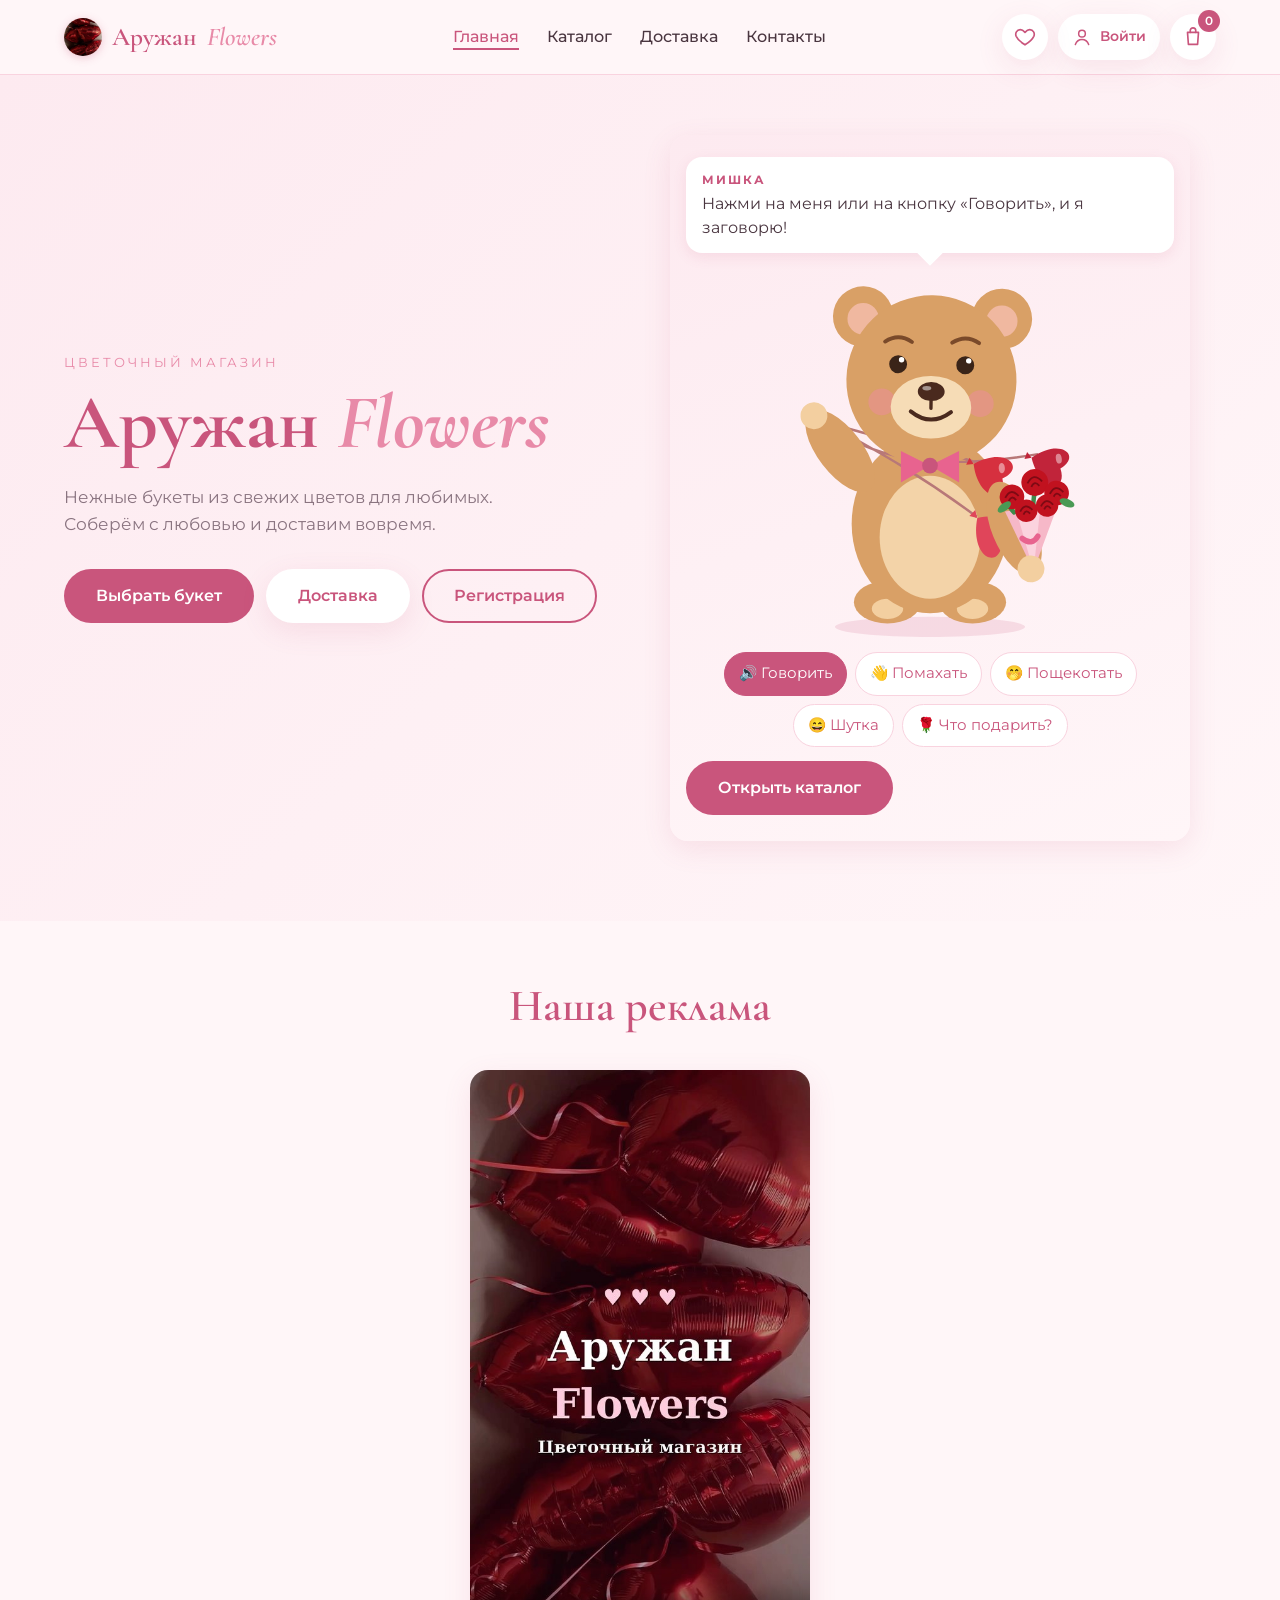
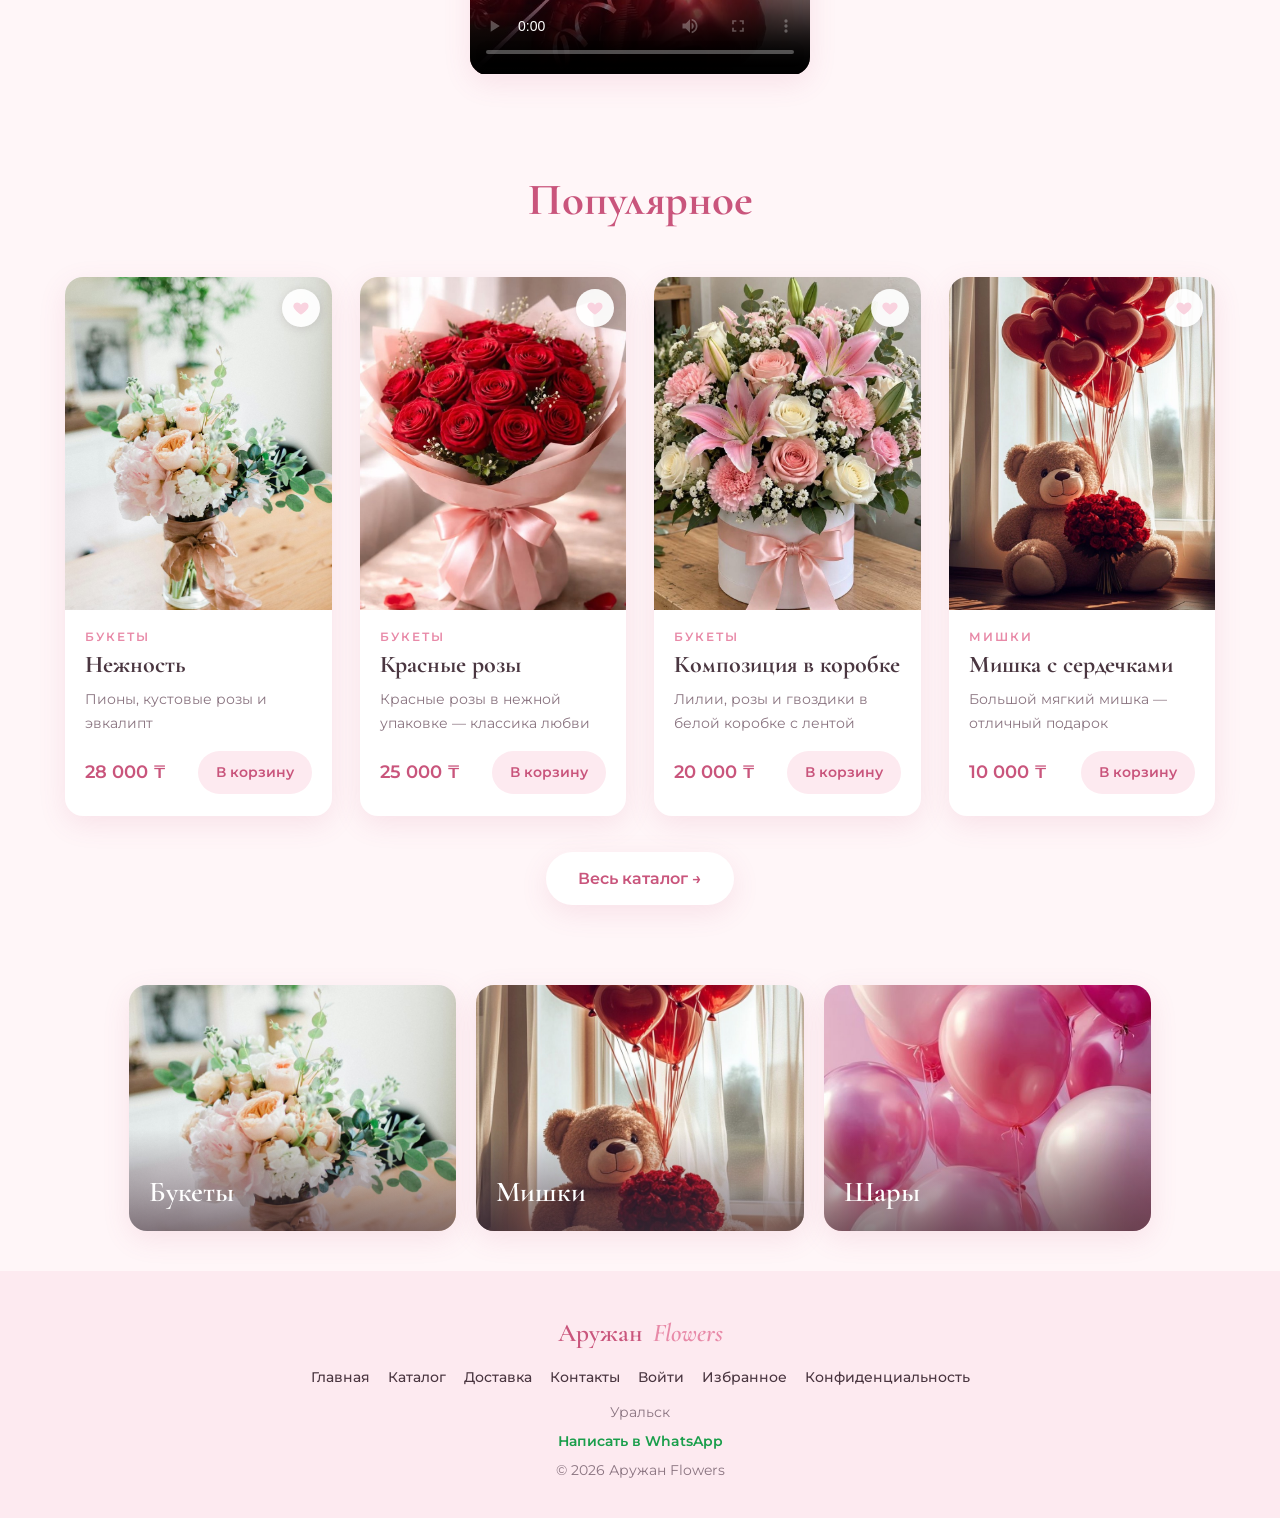
<file: index.html>
<!DOCTYPE html>
<html lang="ru">
<head>
  <meta charset="UTF-8">
  <meta name="viewport" content="width=device-width, initial-scale=1.0">
  <title>Аружан Flowers — доставка цветов</title>
  <meta name="description" content="Аружан Flowers — красивые букеты, мишки и шары. Самовывоз и курьер. Заказ в WhatsApp.">
  <link rel="icon" type="image/png" href="favicon.png">
  <link rel="apple-touch-icon" href="apple-touch-icon.png">
  <meta property="og:title" content="Аружан Flowers — доставка цветов">
  <meta property="og:description" content="Аружан Flowers — красивые букеты, мишки и шары. Самовывоз и курьер. Заказ в WhatsApp.">
  <meta property="og:image" content="images/og.jpg">
  <meta property="og:type" content="website">
  <link rel="preconnect" href="https://fonts.googleapis.com">
  <link rel="preconnect" href="https://fonts.gstatic.com" crossorigin>
  <link href="https://fonts.googleapis.com/css2?family=Cormorant+Garamond:wght@500;600&family=Montserrat:wght@400;500;600&display=swap" rel="stylesheet">
  <link rel="stylesheet" href="style.css">
  <style>
    .mishka { padding: 40px 5% 10px; text-align: center; }
    .mishka h2 { font-family: "Cormorant Garamond", serif; font-weight: 600; font-size: clamp(2rem,4vw,2.8rem); color: var(--pink-600); margin-bottom: 18px; }
    .mishka-wrap { max-width: 520px; margin: 0 auto; background: linear-gradient(160deg, var(--pink-100), var(--pink-50)); border-radius: var(--radius); box-shadow: var(--shadow); padding: 22px 16px 26px; }
    .mishka-bubble { position: relative; background: #fff; color: var(--text); border-radius: 16px; padding: 14px 16px; font-size: 1rem; line-height: 1.45; min-height: 3.4em; box-shadow: 0 4px 14px rgba(201,85,124,.12); margin-bottom: 18px; text-align: left; }
    .mishka-bubble::after { content: ""; position: absolute; left: 50%; bottom: -9px; width: 18px; height: 18px; background: #fff; transform: translateX(-50%) rotate(45deg); }
    .mishka-bubble b { color: var(--pink-600); font-size: .75rem; letter-spacing: 2px; text-transform: uppercase; display: block; margin-bottom: 4px; }
    .mishka-svg { width: min(470px, 100%); height: auto; display: block; margin: 6px auto 12px; overflow: visible; }
    .mishka-btns { display: flex; flex-wrap: wrap; gap: 8px; justify-content: center; margin-bottom: 14px; }
    .mishka-btn { font: inherit; font-size: .92rem; border: 1.5px solid var(--pink-200); background: #fff; color: var(--pink-600); border-radius: 999px; padding: 9px 14px; cursor: pointer; transition: transform .15s, background .15s; }
    .mishka-btn:hover { background: var(--pink-100); transform: translateY(-2px); }
    .mishka-btn.on { background: var(--pink-600); color: #fff; border-color: var(--pink-600); }
    .mishka-cat { display: inline-block; }
    .hero .hero-img.has-mishka { max-width: 540px; width: 100%; margin: 0 auto; }
    .hero .mishka-wrap { margin: 0; }
    @media (max-width: 640px) { .hero .hero-img.has-mishka { order: 1; max-width: 100%; } }
  </style>
</head>
<body data-page="home">
<!-- Шапка, подвал и корзина вставляются из script.js -->
  <main>
    <section class="hero">
      <div class="hero-text">
        <p class="hero-sub">Цветочный магазин</p>
        <h1>Аружан <span>Flowers</span></h1>
        <p class="hero-desc">Нежные букеты из свежих цветов для любимых. Соберём с любовью и доставим вовремя.</p>
        <div class="hero-btns">
          <a href="catalog.html" class="btn">Выбрать букет</a>
          <a href="delivery.html" class="btn btn-ghost">Доставка</a>
          <a href="login.html#register" class="btn btn-outline" id="heroRegister">Регистрация</a>
        </div>
      </div>
      <div class="hero-img has-mishka">
<div class="mishka-wrap" id="mishka">
        <div class="mishka-bubble" id="mBubble" aria-live="polite">Привет! Я мишка из «Аружан Flowers». Нажми на меня или на кнопку «Говорить», и я расскажу про наши подарки!</div>
        <svg class="mishka-svg" id="mSvg" viewBox="-60 20 420 330" role="img" aria-label="Мишка-помощник">
          <ellipse cx="150" cy="338" rx="85" ry="9" fill="#c9557c" opacity=".15"/>
          <g id="mBody">
            <ellipse cx="112" cy="316" rx="30" ry="19" fill="#d9a066"/>
            <ellipse cx="188" cy="316" rx="30" ry="19" fill="#d9a066"/>
            <ellipse cx="112" cy="322" rx="14" ry="9" fill="#f3cfa0"/>
            <ellipse cx="188" cy="322" rx="14" ry="9" fill="#f3cfa0"/>
            <ellipse cx="150" cy="246" rx="70" ry="80" fill="#d9a066"/>
            <ellipse cx="150" cy="258" rx="45" ry="55" fill="#f3d3a8"/>
            <g id="mArmL"><g id="mBalloons"><path d="M70 288 C60 250 30 200 12 150 M70 288 C62 240 52 190 50 120 M70 288 C66 250 70 200 -28 112" stroke="#b87878" stroke-width="2.2" fill="none"/><g transform="translate(12 138) rotate(-12) scale(1.15)"><path d="M0,12 C-24,-4 -16,-26 0,-13 C16,-26 24,-4 0,12 Z" fill="#d6303f"/><ellipse cx="-7" cy="-9" rx="4" ry="2.4" fill="#fff" opacity=".45" transform="rotate(-30 -7 -9)"/><path d="M0 12 l-3 5 h6 z" fill="#d6303f"/></g><g transform="translate(52 104) rotate(6) scale(1.25)"><path d="M0,12 C-24,-4 -16,-26 0,-13 C16,-26 24,-4 0,12 Z" fill="#e0455a"/><ellipse cx="-7" cy="-9" rx="4" ry="2.4" fill="#fff" opacity=".45" transform="rotate(-30 -7 -9)"/><path d="M0 12 l-3 5 h6 z" fill="#e0455a"/></g><g transform="translate(-26 102) rotate(-18) scale(1.1)"><path d="M0,12 C-24,-4 -16,-26 0,-13 C16,-26 24,-4 0,12 Z" fill="#c1243a"/><ellipse cx="-7" cy="-9" rx="4" ry="2.4" fill="#fff" opacity=".45" transform="rotate(-30 -7 -9)"/><path d="M0 12 l-3 5 h6 z" fill="#c1243a"/></g></g><ellipse cx="80" cy="252" rx="20" ry="44" fill="#d9a066" transform="rotate(14 80 252)"/><circle cx="70" cy="290" r="12" fill="#f3cfa0"/></g>
            <g id="mArmR"><ellipse cx="220" cy="252" rx="20" ry="44" fill="#d9a066" transform="rotate(-14 220 252)"/><g id="mBouquet"><path d="M232 292 L214 236 L262 236 Z" fill="#f6b8c8"/><path d="M232 292 L224 236 L246 236 Z" fill="#fbd3de"/><path d="M222 238 q-10 -14 -2 -22 M240 236 q0 -14 10 -20 M256 238 q10 -10 6 -20" stroke="#3f8a4a" stroke-width="4" fill="none" stroke-linecap="round"/><circle cx="222" cy="224" r="11" fill="#c1121f"/><path d="M215.95 224 q6.050000000000001 -8.8 12.100000000000001 0 M218.7 227.3 q3.3 -5.5 6.6 0" stroke="#7e0a14" stroke-width="1.6" fill="none"/><circle cx="244" cy="214" r="12" fill="#c1121f"/><path d="M237.4 214 q6.6000000000000005 -9.600000000000001 13.200000000000001 0 M240.4 217.6 q3.5999999999999996 -6.0 7.199999999999999 0" stroke="#7e0a14" stroke-width="1.6" fill="none"/><circle cx="262" cy="226" r="11" fill="#c1121f"/><path d="M255.95 226 q6.050000000000001 -8.8 12.100000000000001 0 M258.7 229.3 q3.3 -5.5 6.6 0" stroke="#7e0a14" stroke-width="1.6" fill="none"/><circle cx="233" cy="238" r="10" fill="#c1121f"/><path d="M227.5 238 q5.5 -8.0 11.0 0 M230.0 241.0 q3.0 -5.0 6.0 0" stroke="#7e0a14" stroke-width="1.6" fill="none"/><circle cx="252" cy="236" r="10" fill="#c1121f"/><path d="M246.5 236 q5.5 -8.0 11.0 0 M249.0 239.0 q3.0 -5.0 6.0 0" stroke="#7e0a14" stroke-width="1.6" fill="none"/><ellipse cx="214" cy="232" rx="7" ry="3.5" fill="#4a9a55" transform="rotate(-30 214 232)"/><ellipse cx="270" cy="236" rx="7" ry="3.5" fill="#4a9a55" transform="rotate(30 270 236)"/><path d="M226 262 q8 8 14 0" stroke="#e8638f" stroke-width="5" fill="none" stroke-linecap="round"/></g><circle cx="230" cy="290" r="12" fill="#f3cfa0"/></g>
            <g id="mHead">
              <circle cx="88" cy="62" r="27" fill="#d9a066"/><circle cx="88" cy="64" r="14" fill="#f0b8a0"/>
              <circle cx="212" cy="62" r="27" fill="#d9a066"/><circle cx="212" cy="64" r="14" fill="#f0b8a0"/>
              <circle cx="150" cy="118" r="76" fill="#d9a066"/>
              <circle cx="106" cy="138" r="12" fill="#f08aa4" opacity=".45"/>
              <circle cx="194" cy="138" r="12" fill="#f08aa4" opacity=".45"/>
              <ellipse cx="150" cy="142" rx="36" ry="28" fill="#f6dcb6"/>
              <ellipse id="mEyeL" cx="120" cy="104" rx="8" ry="10" fill="#3a2418"/>
              <ellipse id="mEyeR" cx="180" cy="104" rx="8" ry="10" fill="#3a2418"/>
              <circle id="mGlL" cx="123" cy="100" r="3" fill="#fff"/>
              <circle id="mGlR" cx="183" cy="100" r="3" fill="#fff"/>
              <path id="mBrowL" d="M108 88 q12 -8 24 0" stroke="#7a4a2a" stroke-width="3.5" fill="none" stroke-linecap="round"/>
              <path id="mBrowR" d="M168 88 q12 -8 24 0" stroke="#7a4a2a" stroke-width="3.5" fill="none" stroke-linecap="round"/>
              <ellipse cx="150" cy="128" rx="12" ry="8.5" fill="#4a2a1e"/>
              <ellipse cx="146" cy="125" rx="4" ry="2" fill="#fff" opacity=".5"/>
              <path d="M150 136 v7" stroke="#4a2a1e" stroke-width="3" stroke-linecap="round"/>
              <path id="mSmile" d="M132 146 q18 14 36 0" stroke="#4a2a1e" stroke-width="3.5" fill="none" stroke-linecap="round"/>
              <g id="mMouth" style="display:none"><ellipse id="mMouthO" cx="150" cy="152" rx="14" ry="3" fill="#7a2a3a"/><ellipse id="mTongue" cx="150" cy="158" rx="8" ry="2" fill="#f08aa4"/></g>
            </g>
            <path d="M150 194 l-26 -13 v28 z M150 194 l26 -13 v28 z" fill="#e8638f"/>
            <circle cx="150" cy="194" r="7" fill="#c9557c"/>
          </g>
        </svg>
        <div class="mishka-btns">
          <button type="button" class="mishka-btn on" id="mVoice">🔊 Говорить</button>
          <button type="button" class="mishka-btn" data-act="wave">👋 Помахать</button>
          <button type="button" class="mishka-btn" data-act="tickle">🤭 Пощекотать</button>
          <button type="button" class="mishka-btn" data-act="joke">😄 Шутка</button>
          <button type="button" class="mishka-btn" data-act="choose">🌹 Что подарить?</button>
        </div>
        <a href="catalog.html" class="btn mishka-cat">Открыть каталог</a>
      </div>
      </div>
    </section>

    <section class="promo">
      <h2>Наша реклама</h2>
      <div class="promo-video">
        <video controls playsinline preload="metadata" poster="images/reklama-poster.jpg">
          <source src="reklama.mp4" type="video/mp4">
          Ваш браузер не поддерживает видео.
        </video>
      </div>
    </section>

    <section class="catalog">
      <h2 id="popularTitle">Популярное</h2>
      <p class="section-sub" id="popularSub" hidden></p>
      <div class="grid grid-4" id="popular"></div>
      <div class="center"><a href="catalog.html" class="btn btn-ghost">Весь каталог →</a></div>
    </section>

    <section class="cats">
      <a href="catalog.html?cat=flowers" class="cat-tile"><img src="images/b2.jpg" alt=""><span>Букеты</span></a>
      <a href="catalog.html?cat=bears" class="cat-tile"><img src="images/bear-hearts.jpg" alt=""><span>Мишки</span></a>
      <a href="catalog.html?cat=balloons" class="cat-tile"><img src="images/balloons-pink.jpg" alt=""><span>Шары</span></a>
    </section>

  </main>

  <script src="script.js"></script>
  <script>
  (function () {
    var $ = function (id) { return document.getElementById(id); };
    var bubble = $('mBubble'), head = $('mHead'), body = $('mBody'), armL = $('mArmL'), armR = $('mArmR');
    var eyeL = $('mEyeL'), eyeR = $('mEyeR'), glL = $('mGlL'), glR = $('mGlR'), mouth = $('mMouth'), mouthO = $('mMouthO'), tongue = $('mTongue'), smile = $('mSmile');
    var browL = $('mBrowL'), browR = $('mBrowR'), voiceBtn = $('mVoice');
    if (!bubble || !head) return;

    var voiceOn = true, greeted = false, talkUntil = 0, mode = 'idle', modeUntil = 0, nextBlink = 1.5, blinkT = -1, squint = 0, analyser = null, data = null, audioEl = null, actx = null, speaking = false;
    var GREET = 'Привет! Я мишка из магазина Аружан Flowers. Я очень люблю дарить тепло. У нас есть нежные букеты, красные розы и композиции в коробках. А ещё воздушные шары-сердечки и мои друзья, мягкие мишки. Мы доставим подарок курьером или ты можешь забрать его сам. Приходи, выбирай и дари радость тем, кого любишь!';
    var JOKES = ['Знаешь, чем мишка отличается от букета? Букет можно подарить, а меня можно обнять!', 'Я бы подарил тебе розу, но у меня лапки. Зато у нас есть курьер!', 'Что мишка сказал цветку? Ты просто медовый!', 'Почему мишка любит шарики? Потому что с ними даже понедельник улетает!'];
    var jokeI = 0;

    function setText(t) { bubble.innerHTML = '<b>Мишка</b>' + t; }
    function say(text, ms) {
      setText(text);
      var dur = ms || Math.max(1600, text.length * 62);
      talkUntil = performance.now() + dur;
      if (voiceOn && window.speechSynthesis) {
        try {
          speechSynthesis.cancel();
          var u = new SpeechSynthesisUtterance(text.replace(/[^\p{L}\p{N}\s.,!?«»-]/gu, ''));
          u.lang = 'ru-RU'; var vs = speechSynthesis.getVoices(); for (var k = 0; k < vs.length; k++) { if (/^ru/i.test(vs[k].lang)) { u.voice = vs[k]; break; } } u.rate = 1; u.pitch = 1.25;
          u.onstart = function () { speaking = true; };
          u.onend = function () { speaking = false; talkUntil = 0; };
          speechSynthesis.speak(u);
          talkUntil = performance.now() + 60000;
        } catch (e) {}
      }
    }
    function stopAudio() { if (audioEl) { audioEl.pause(); audioEl.currentTime = 0; } if (window.speechSynthesis) try { speechSynthesis.cancel(); } catch (e) {} speaking = false; }
    function playGreeting() {
      stopAudio();
      setText(GREET);
      mode = 'wave'; modeUntil = performance.now() + 1800;
      try {
        if (!audioEl) {
          audioEl = new Audio('bear-voice.mp3');
          audioEl.addEventListener('ended', function () { talkUntil = 0; });
          audioEl.addEventListener('error', function () { talkUntil = 0; setText('Не нашёл файл голоса bear-voice.mp3. Его нужно загрузить на GitHub рядом с index.html. ' + GREET); });
        }
        audioEl.currentTime = 0;
        var pr = audioEl.play();
        talkUntil = performance.now() + 60000;
        if (pr && pr.then) pr.then(function () {
          greeted = true;
          try {
            if (!analyser) {
              var AC = window.AudioContext || window.webkitAudioContext;
              if (AC) { actx = new AC(); var src = actx.createMediaElementSource(audioEl); analyser = actx.createAnalyser(); analyser.fftSize = 512; src.connect(analyser); analyser.connect(actx.destination); data = new Uint8Array(analyser.frequencyBinCount); }
            }
            if (actx && actx.state === 'suspended') actx.resume();
          } catch (e) {}
        }).catch(function () { talkUntil = 0; setText('Нажми на меня или на кнопку «Говорить», и я заговорю!'); });
      } catch (e) { say(GREET, 20000); }
    }
    function act(a) {
      stopAudio();
      var now = performance.now();
      if (a === 'wave') { mode = 'wave'; modeUntil = now + 2600; say('Приветик! Рад тебя видеть! 👋'); }
      else if (a === 'tickle') { mode = 'tickle'; modeUntil = now + 2800; say('Ха-ха-ха! Щекотно! Хватит, а то я весь растаю!'); }
      else if (a === 'joke') { mode = 'laugh'; modeUntil = now + 1800; say(JOKES[jokeI++ % JOKES.length]); }
      else if (a === 'choose') { mode = 'wave'; modeUntil = now + 1500; say('Хочешь удивить? Бери красные розы или композицию в коробке. А я люблю шарики-сердечки! Загляни в каталог.'); }
    }
    document.querySelectorAll('.mishka-btn[data-act]').forEach(function (b) { b.addEventListener('click', function () { act(b.getAttribute('data-act')); }); });
    voiceBtn.addEventListener('click', function () { voiceOn = true; playGreeting(); });
    $('mSvg').addEventListener('click', function () { voiceOn = true; playGreeting(); });
    $('mSvg').style.cursor = 'pointer';
    if ('IntersectionObserver' in window) {
      var io = new IntersectionObserver(function (es) { if (es[0].isIntersecting && !greeted) { io.disconnect(); playGreeting(); } }, { threshold: 0.3 });
      io.observe($('mishka'));
    }

    var last = performance.now(), t = 0, open = 0;
    function frame(now) {
      var dt = Math.min(0.05, (now - last) / 1000); last = now; t += dt;
      var talking = now < talkUntil;
      var target = 0;
      if (talking) {
        if (analyser && audioEl && !audioEl.paused) { analyser.getByteFrequencyData(data); var s = 0; for (var i = 2; i < 40; i++) s += data[i]; target = Math.min(1, (s / 38) / 110); }
        else target = 0.35 + 0.65 * Math.abs(Math.sin(t * 11 + Math.sin(t * 3) * 2));
      }
      open += (target - open) * Math.min(1, dt * 18);
      if (mode !== 'idle' && now > modeUntil) mode = 'idle';
      // моргание
      nextBlink -= dt; if (nextBlink <= 0 && blinkT < 0) { blinkT = 0; nextBlink = 2 + Math.random() * 3; }
      var blink = 0; if (blinkT >= 0) { blinkT += dt; blink = Math.sin(Math.min(1, blinkT / 0.16) * Math.PI); if (blinkT > 0.16) blinkT = -1; }
      var sq = (mode === 'tickle' || mode === 'laugh') ? 0.65 : 0;
      var eyeScale = Math.max(0.08, 1 - Math.max(blink, sq));
      eyeL.setAttribute('ry', 10 * eyeScale); eyeR.setAttribute('ry', 10 * eyeScale);
      glL.setAttribute('r', 3 * eyeScale); glR.setAttribute('r', 3 * eyeScale);
      // рот
      var mo = open; if (mode === 'tickle' || mode === 'laugh') mo = Math.max(mo, 0.55 + 0.35 * Math.sin(t * 18));
      if (mo > 0.06) { mouth.style.display = ''; smile.style.display = 'none'; mouthO.setAttribute('ry', 3 + 15 * mo); mouthO.setAttribute('cy', 150 + 8 * mo); tongue.setAttribute('cy', 150 + 14 * mo); tongue.setAttribute('ry', 1 + 6 * mo); }
      else { mouth.style.display = 'none'; smile.style.display = ''; }
      // брови
      var up = (mode === 'wave') ? -4 : 0;
      browL.setAttribute('transform', 'translate(0 ' + (up + 1.5 * open) + ')'); browR.setAttribute('transform', 'translate(0 ' + (up + 1.5 * open) + ')');
      // тело и голова
      var breathe = Math.sin(t * 2) * 1.2;
      var shake = mode === 'tickle' ? Math.sin(t * 40) * 4 : 0;
      var tilt = mode === 'laugh' ? Math.sin(t * 14) * 4 : Math.sin(t * 1.3) * 1.2;
      body.setAttribute('transform', 'translate(' + shake + ' ' + (breathe * 0.5) + ')');
      head.setAttribute('transform', 'translate(0 ' + (breathe + (talking ? -open * 2.5 : 0)) + ') rotate(' + tilt + ' 150 190)');
      // лапы
      var aL = 0, aR = 0;
      if (mode === 'wave') { aL = 140 + Math.sin(t * 14) * 14; aR = -12 + Math.sin(t * 9) * 5; }
      else if (mode === 'tickle') { aL = Math.sin(t * 30) * 14; aR = -Math.sin(t * 30) * 14; }
      else if (mode === 'laugh') { aL = Math.sin(t * 14) * 8; aR = -Math.sin(t * 14) * 8; }
      else { aL = Math.sin(t * 2) * 2; aR = -Math.sin(t * 2) * 2; }
      armL.setAttribute('transform', 'rotate(' + aL + ' 92 214)');
      armR.setAttribute('transform', 'rotate(' + aR + ' 208 214)');
      requestAnimationFrame(frame);
    }
    requestAnimationFrame(frame);
  })();
  </script>

</body>
</html>
</file>
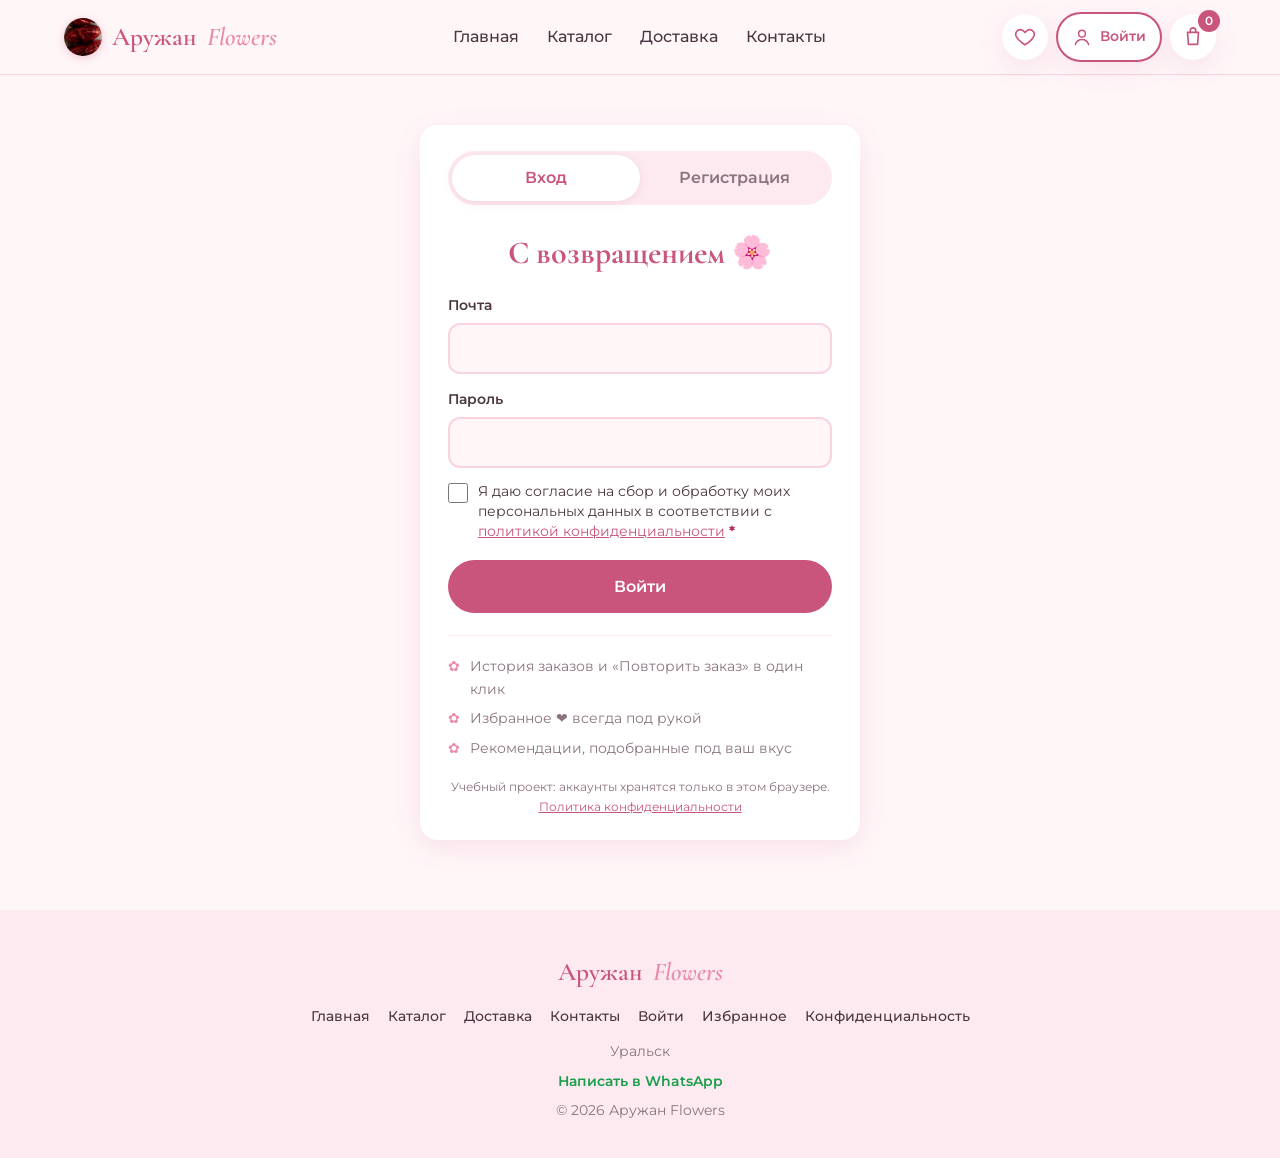
<file: account.html>
<!DOCTYPE html>
<html lang="ru">
<head>
  <meta charset="UTF-8">
  <meta name="viewport" content="width=device-width, initial-scale=1.0">
  <title>Личный кабинет — Аружан Flowers</title>
  <meta name="description" content="Личный кабинет: заказы, избранное и рекомендации.">
  <link rel="icon" type="image/png" href="favicon.png">
  <link rel="apple-touch-icon" href="apple-touch-icon.png">
  <meta property="og:title" content="Личный кабинет — Аружан Flowers">
  <meta property="og:description" content="Личный кабинет: заказы, избранное и рекомендации.">
  <meta property="og:image" content="images/og.jpg">
  <meta property="og:type" content="website">
  <link rel="preconnect" href="https://fonts.googleapis.com">
  <link rel="preconnect" href="https://fonts.gstatic.com" crossorigin>
  <link href="https://fonts.googleapis.com/css2?family=Cormorant+Garamond:wght@500;600&family=Montserrat:wght@400;500;600&display=swap" rel="stylesheet">
  <link rel="stylesheet" href="style.css">
</head>
<body data-page="account">
<!-- Шапка, подвал и корзина вставляются из script.js -->
  <main>
    <section class="account page-top" id="account">
      <div class="acc-top">
        <div>
          <h1 class="page-title acc-title" id="accHello">Личный кабинет</h1>
          <p class="acc-since" id="accSince"></p>
        </div>
        <button type="button" class="btn btn-ghost" id="logoutBtn">Выйти</button>
      </div>

      <div class="acc-grid">
        <form class="acc-card" id="profileForm">
          <h2>Мои данные</h2>
          <label>Имя<input type="text" name="name" autocomplete="name"></label>
          <label>Почта<input type="email" name="email" disabled></label>
          <label>Телефон<input type="tel" name="phone" autocomplete="tel" placeholder="+7 ..."></label>
          <label>Адрес доставки<input type="text" name="address" autocomplete="street-address" placeholder="Город, улица, дом, квартира"></label>
          <button type="submit" class="btn">Сохранить</button>
        </form>
        <div class="acc-card">
          <h2>Мои заказы</h2>
          <div id="accOrders"></div>
        </div>
      </div>
    </section>

    <section class="catalog">
      <h2>Избранное</h2>
      <div class="grid" id="accFavs"></div>
    </section>

    <section class="catalog">
      <h2>Рекомендуем вам</h2>
      <p class="section-sub" id="accRecsSub">Подобрано по вашим просмотрам, избранному и заказам</p>
      <div class="grid grid-4" id="accRecs"></div>
    </section>

    <section class="account account-privacy">
      <div class="acc-card">
        <h2>Мои данные и согласие</h2>
        <p class="consent-info" id="consentInfo"></p>
        <label class="check switch-row">
          <input type="checkbox" id="personalizeToggle">
          <span>Учитывать мои просмотры, избранное и заказы для рекомендаций</span>
        </label>
        <p class="consent-links"><a href="privacy.html">Политика конфиденциальности</a></p>
        <button type="button" class="danger-btn" id="deleteBtn">Отозвать согласие и удалить аккаунт</button>
        <div class="delete-confirm" id="deleteConfirm" hidden>
          <p>Удалить аккаунт? Имя, почта, телефон, адрес, история заказов и избранное будут стёрты. Это нельзя отменить.</p>
          <div class="delete-btns">
            <button type="button" class="danger-btn solid" id="deleteYes">Да, удалить</button>
            <button type="button" class="btn btn-ghost" id="deleteCancel">Отмена</button>
          </div>
        </div>
      </div>
    </section>
  </main>
  <script src="script.js"></script>
</body>
</html>
</file>
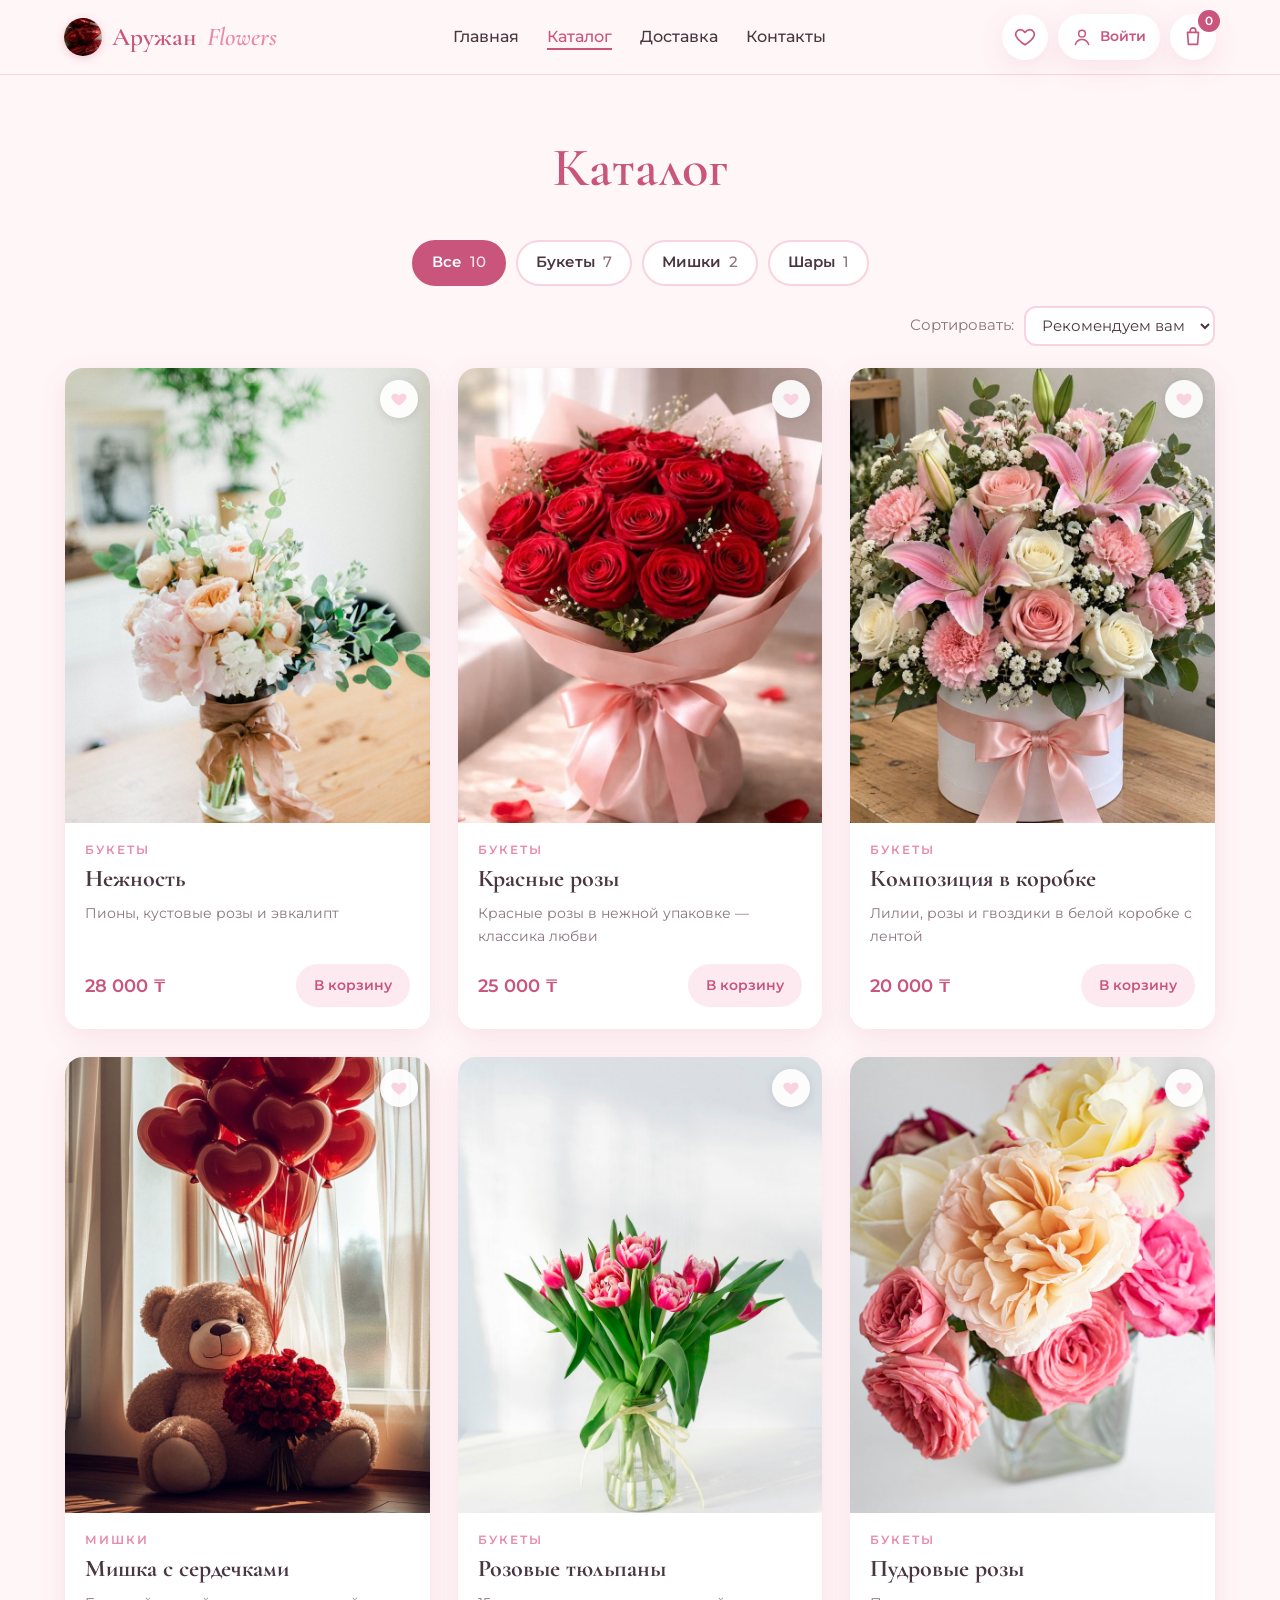
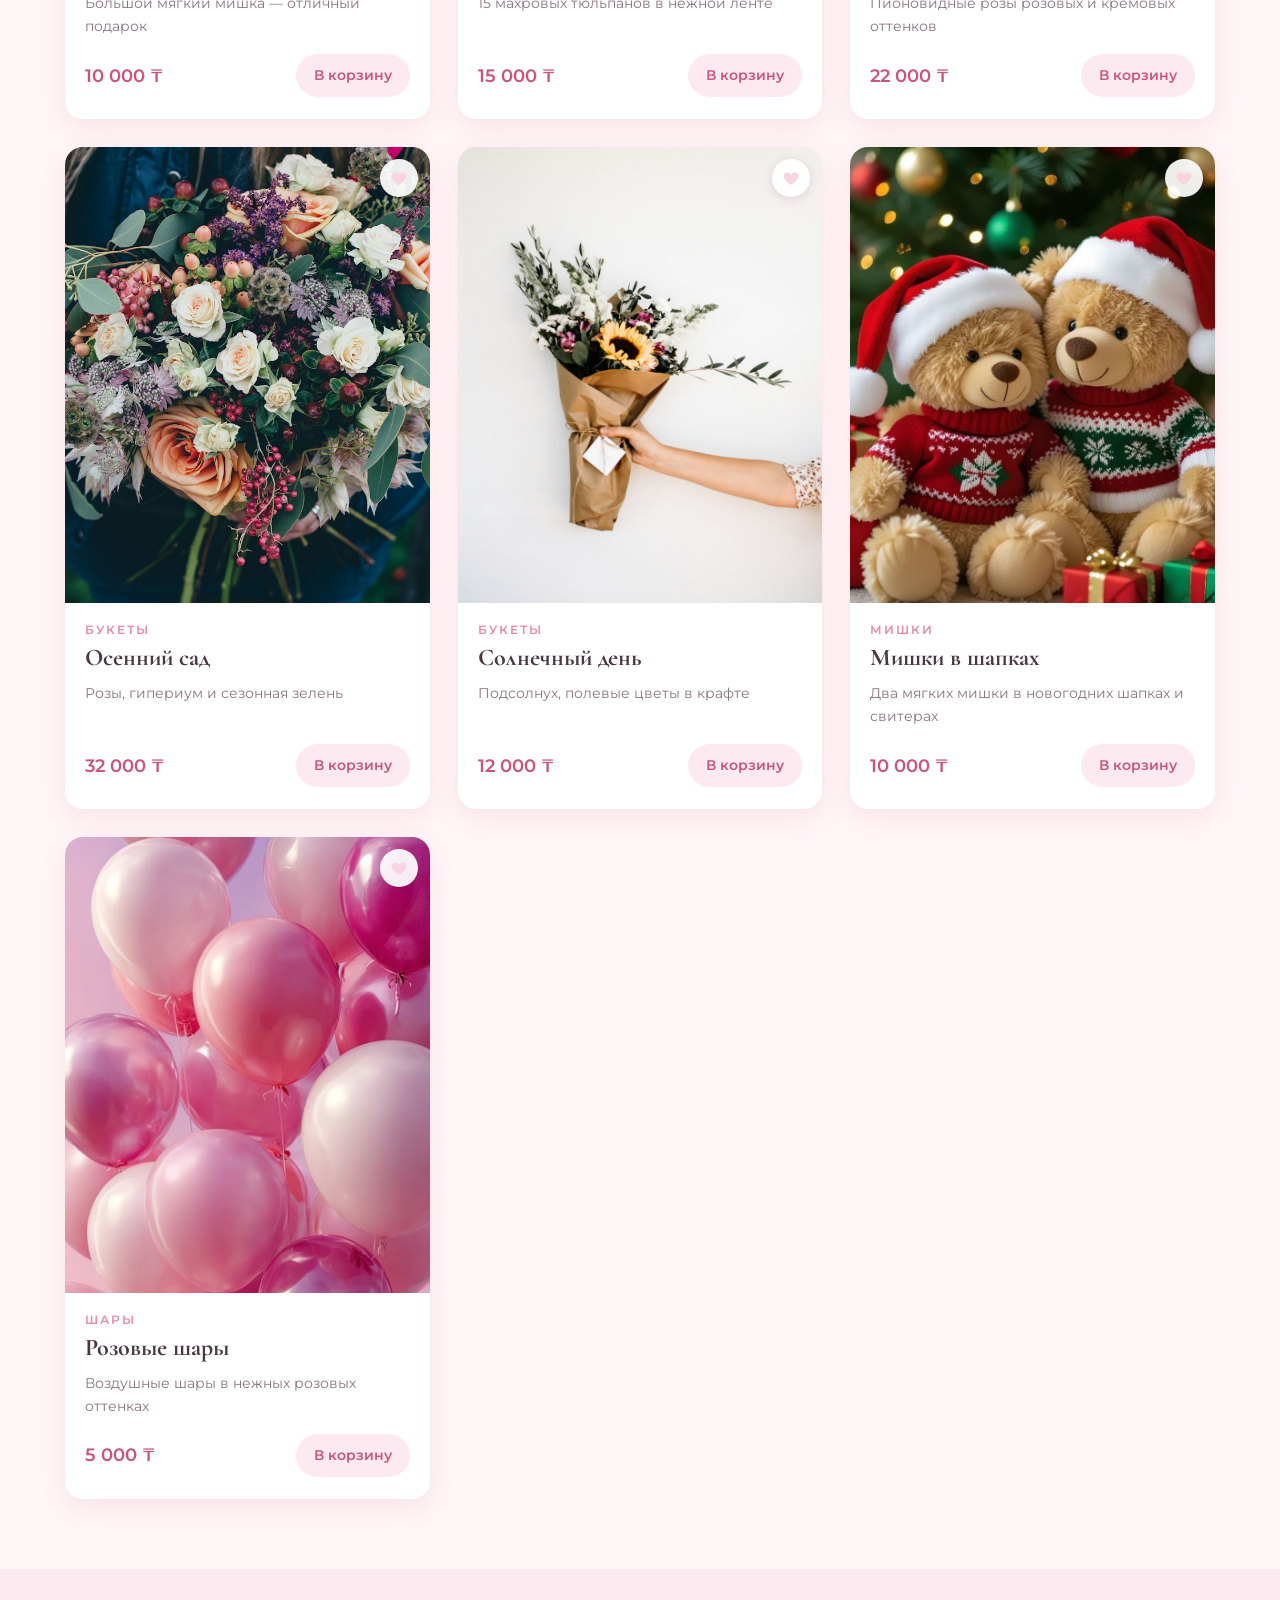
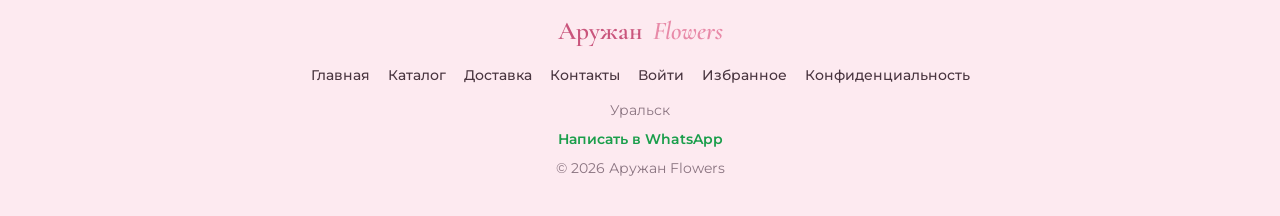
<file: catalog.html>
<!DOCTYPE html>
<html lang="ru">
<head>
  <meta charset="UTF-8">
  <meta name="viewport" content="width=device-width, initial-scale=1.0">
  <title>Каталог — Аружан Flowers</title>
  <meta name="description" content="Букеты, мягкие мишки и воздушные шары. Цены в тенге, заказ в WhatsApp.">
  <link rel="icon" type="image/png" href="favicon.png">
  <link rel="apple-touch-icon" href="apple-touch-icon.png">
  <meta property="og:title" content="Каталог — Аружан Flowers">
  <meta property="og:description" content="Букеты, мягкие мишки и воздушные шары. Цены в тенге, заказ в WhatsApp.">
  <meta property="og:image" content="images/og.jpg">
  <meta property="og:type" content="website">
  <link rel="preconnect" href="https://fonts.googleapis.com">
  <link rel="preconnect" href="https://fonts.gstatic.com" crossorigin>
  <link href="https://fonts.googleapis.com/css2?family=Cormorant+Garamond:wght@500;600&family=Montserrat:wght@400;500;600&display=swap" rel="stylesheet">
  <link rel="stylesheet" href="style.css">
</head>
<body data-page="catalog">
<!-- Шапка, подвал и корзина вставляются из script.js -->
  <main>
    <section class="catalog page-top">
      <h1 class="page-title">Каталог</h1>
      <div class="filters" id="filters"></div>
      <div class="sort-row">
        <label for="sort">Сортировать:</label>
        <select id="sort" class="sort">
          <option value="rec">Рекомендуем вам</option>
          <option value="cheap">Сначала дешевле</option>
          <option value="expensive">Сначала дороже</option>
        </select>
      </div>
      <div class="grid" id="products"></div>
    </section>
  </main>

  <script src="script.js"></script>
</body>
</html>
</file>
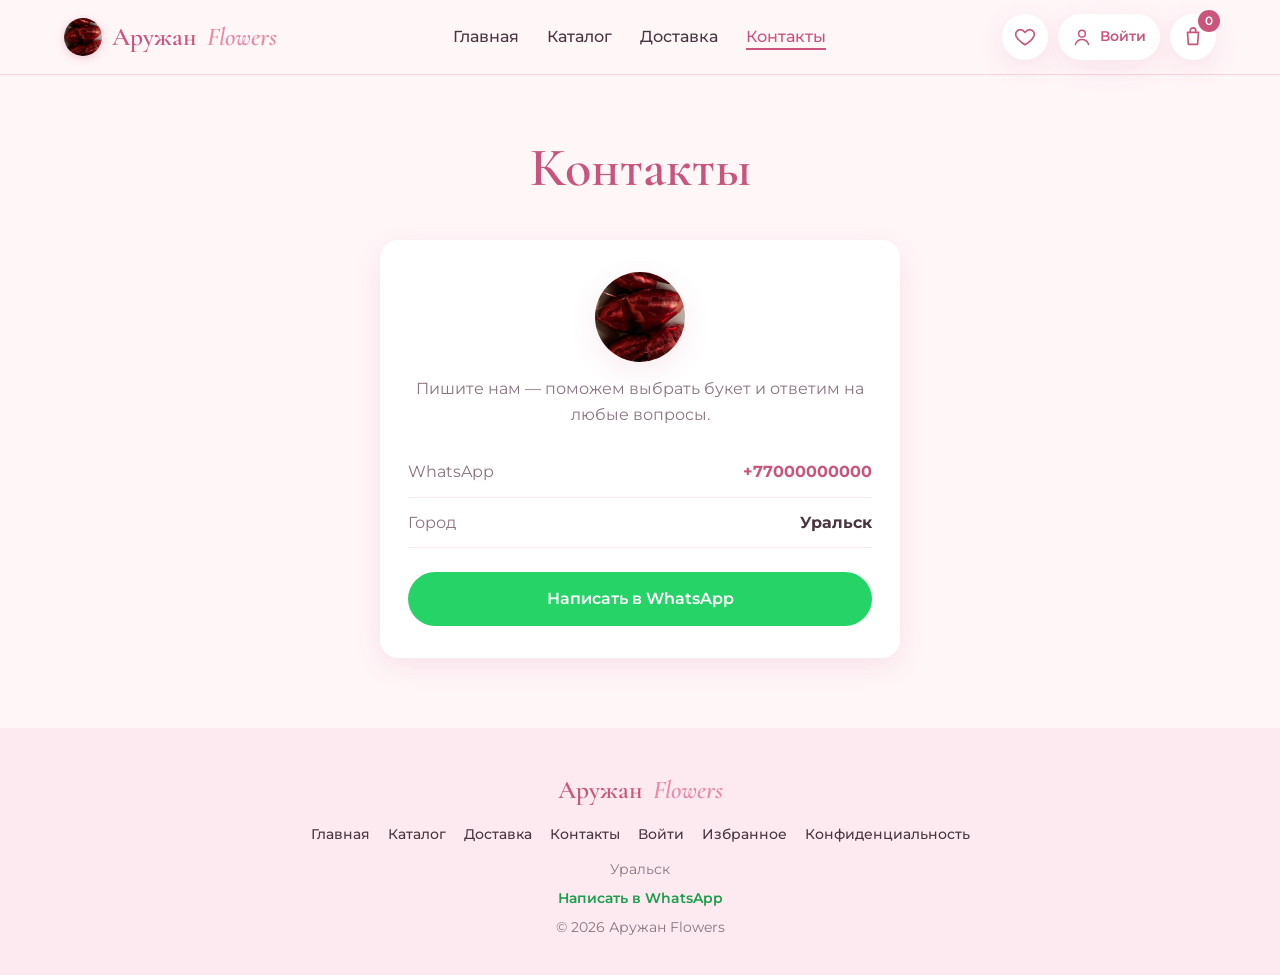
<file: contacts.html>
<!DOCTYPE html>
<html lang="ru">
<head>
  <meta charset="UTF-8">
  <meta name="viewport" content="width=device-width, initial-scale=1.0">
  <title>Контакты — Аружан Flowers</title>
  <meta name="description" content="Как связаться с Аружан Flowers: WhatsApp, адрес, часы работы.">
  <link rel="icon" type="image/png" href="favicon.png">
  <link rel="apple-touch-icon" href="apple-touch-icon.png">
  <meta property="og:title" content="Контакты — Аружан Flowers">
  <meta property="og:description" content="Как связаться с Аружан Flowers: WhatsApp, адрес, часы работы.">
  <meta property="og:image" content="images/og.jpg">
  <meta property="og:type" content="website">
  <link rel="preconnect" href="https://fonts.googleapis.com">
  <link rel="preconnect" href="https://fonts.gstatic.com" crossorigin>
  <link href="https://fonts.googleapis.com/css2?family=Cormorant+Garamond:wght@500;600&family=Montserrat:wght@400;500;600&display=swap" rel="stylesheet">
  <link rel="stylesheet" href="style.css">
</head>
<body data-page="contacts">
<!-- Шапка, подвал и корзина вставляются из script.js -->
  <main>
    <section class="contacts page-top">
      <h1 class="page-title">Контакты</h1>
      <div class="contacts-card">
        <img class="contacts-ava" src="images/ava.jpg" alt="Аружан Flowers">
        <p class="contacts-lead">Пишите нам — поможем выбрать букет и ответим на любые вопросы.</p>
        <div class="contacts-list" id="contactsList"></div>
        <a class="btn btn-wa" id="contactsWa" href="#" target="_blank" rel="noopener">Написать в WhatsApp</a>
      </div>
    </section>
  </main>

  <script src="script.js"></script>
</body>
</html>
</file>
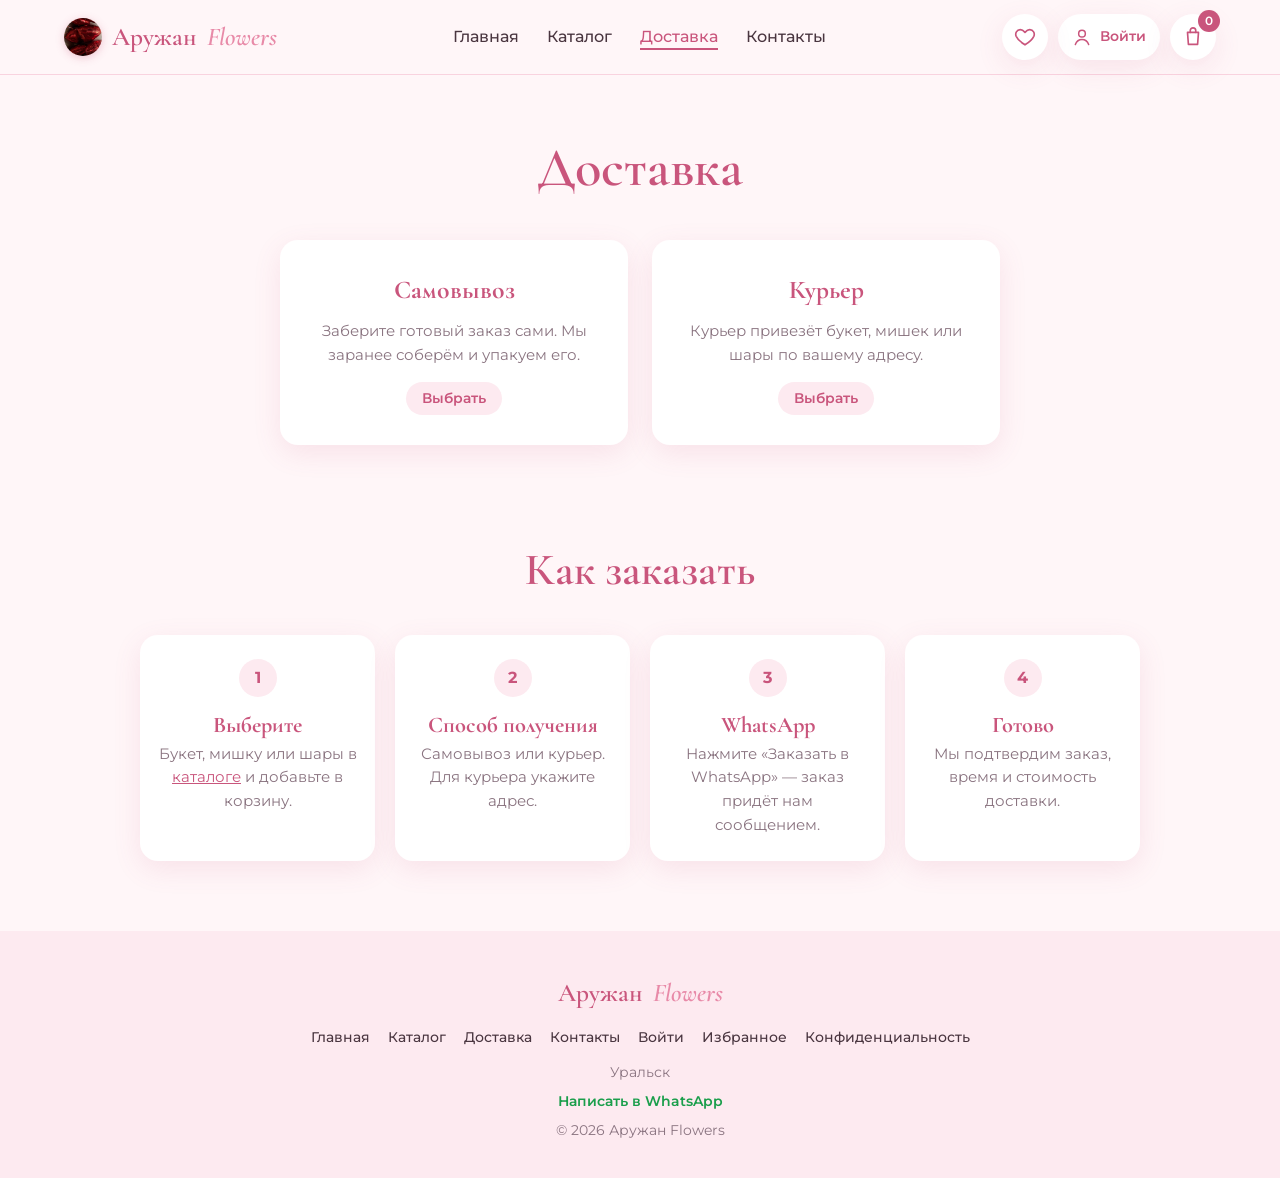
<file: delivery.html>
<!DOCTYPE html>
<html lang="ru">
<head>
  <meta charset="UTF-8">
  <meta name="viewport" content="width=device-width, initial-scale=1.0">
  <title>Доставка — Аружан Flowers</title>
  <meta name="description" content="Самовывоз или доставка курьером. Как заказать цветы в Аружан Flowers.">
  <link rel="icon" type="image/png" href="favicon.png">
  <link rel="apple-touch-icon" href="apple-touch-icon.png">
  <meta property="og:title" content="Доставка — Аружан Flowers">
  <meta property="og:description" content="Самовывоз или доставка курьером. Как заказать цветы в Аружан Flowers.">
  <meta property="og:image" content="images/og.jpg">
  <meta property="og:type" content="website">
  <link rel="preconnect" href="https://fonts.googleapis.com">
  <link rel="preconnect" href="https://fonts.gstatic.com" crossorigin>
  <link href="https://fonts.googleapis.com/css2?family=Cormorant+Garamond:wght@500;600&family=Montserrat:wght@400;500;600&display=swap" rel="stylesheet">
  <link rel="stylesheet" href="style.css">
</head>
<body data-page="delivery">
<!-- Шапка, подвал и корзина вставляются из script.js -->
  <main>
    <section class="delivery page-top">
      <h1 class="page-title">Доставка</h1>
      <div class="delivery-grid">
        <button type="button" class="delivery-card" data-delivery="pickup" aria-pressed="false">
          <h3>Самовывоз</h3>
          <p>Заберите готовый заказ сами. Мы заранее соберём и упакуем его.</p>
          <span class="delivery-mark">Выбрать</span>
        </button>
        <button type="button" class="delivery-card" data-delivery="courier" aria-pressed="false">
          <h3>Курьер</h3>
          <p>Курьер привезёт букет, мишек или шары по вашему адресу.</p>
          <span class="delivery-mark">Выбрать</span>
        </button>
      </div>
      <div class="delivery-confirm" id="deliveryConfirm" hidden>
        <p class="delivery-confirm-text" id="deliveryConfirmText"></p>
        <p class="delivery-confirm-sub" id="deliveryConfirmSub"></p>
        <label class="delivery-address" id="deliveryAddressWrap" hidden>
          <span>Укажите свой адрес доставки</span>
          <input type="text" id="addressInput2" placeholder="Город, улица, дом, квартира">
        </label>
      </div>
    </section>

    <section class="steps">
      <h2>Как заказать</h2>
      <ol class="steps-list">
        <li><b>1</b><h3>Выберите</h3><p>Букет, мишку или шары в <a href="catalog.html">каталоге</a> и добавьте в корзину.</p></li>
        <li><b>2</b><h3>Способ получения</h3><p>Самовывоз или курьер. Для курьера укажите адрес.</p></li>
        <li><b>3</b><h3>WhatsApp</h3><p>Нажмите «Заказать в WhatsApp» — заказ придёт нам сообщением.</p></li>
        <li><b>4</b><h3>Готово</h3><p>Мы подтвердим заказ, время и стоимость доставки.</p></li>
      </ol>
    </section>
  </main>

  <script src="script.js"></script>
</body>
</html>
</file>
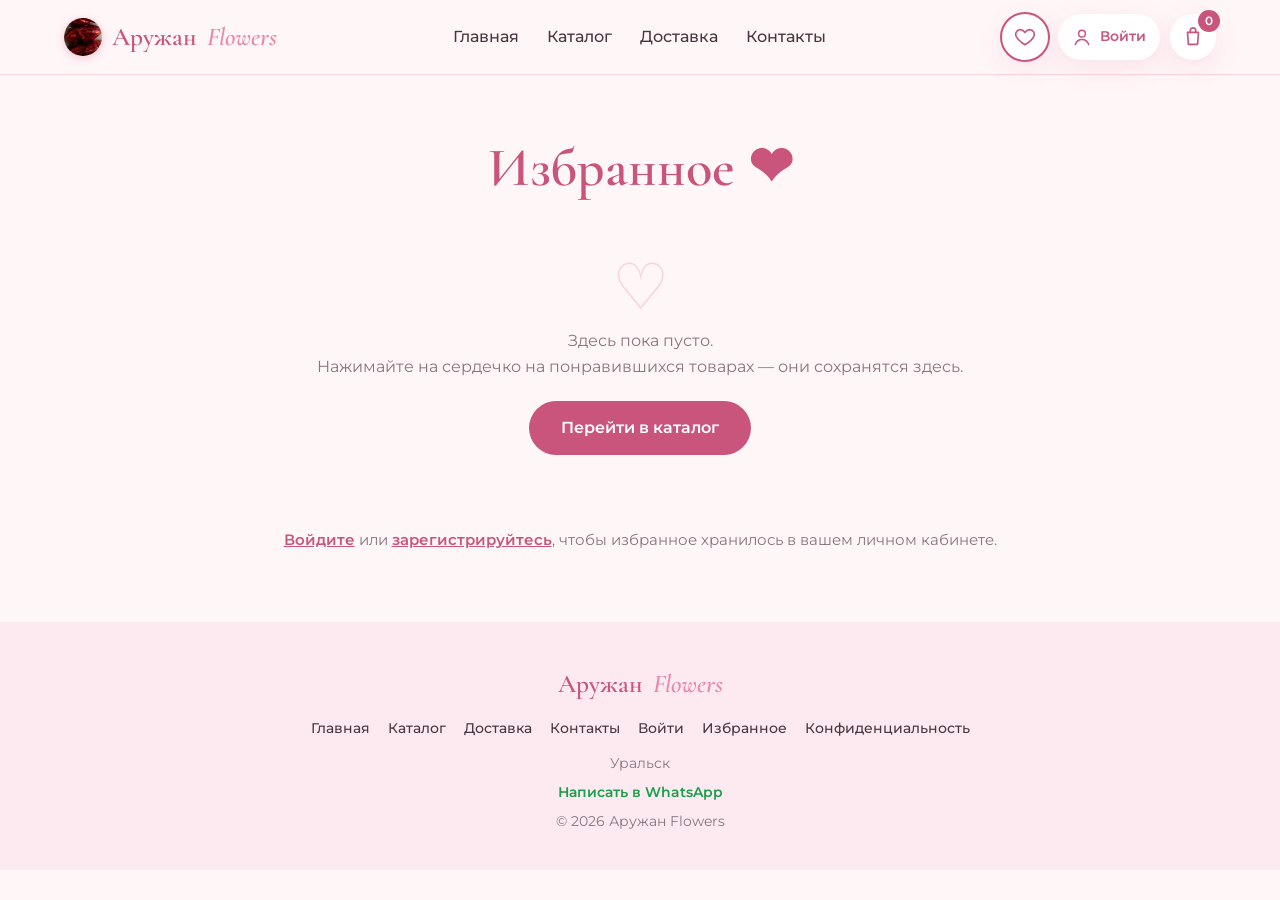
<file: favorites.html>
<!DOCTYPE html>
<html lang="ru">
<head>
  <meta charset="UTF-8">
  <meta name="viewport" content="width=device-width, initial-scale=1.0">
  <title>Избранное — Аружан Flowers</title>
  <meta name="description" content="Товары, которые вам понравились.">
  <link rel="icon" type="image/png" href="favicon.png">
  <link rel="apple-touch-icon" href="apple-touch-icon.png">
  <meta property="og:title" content="Избранное — Аружан Flowers">
  <meta property="og:description" content="Товары, которые вам понравились.">
  <meta property="og:image" content="images/og.jpg">
  <meta property="og:type" content="website">
  <link rel="preconnect" href="https://fonts.googleapis.com">
  <link rel="preconnect" href="https://fonts.gstatic.com" crossorigin>
  <link href="https://fonts.googleapis.com/css2?family=Cormorant+Garamond:wght@500;600&family=Montserrat:wght@400;500;600&display=swap" rel="stylesheet">
  <link rel="stylesheet" href="style.css">
</head>
<body data-page="favorites">
<!-- Шапка, подвал и корзина вставляются из script.js -->
  <main>
    <section class="catalog page-top">
      <h1 class="page-title">Избранное ❤</h1>
      <p class="section-sub fav-sub" id="favSub"></p>
      <div class="fav-actions" id="favActions" hidden>
        <button type="button" class="btn" id="favAllToCart">Всё в корзину</button>
        <button type="button" class="btn btn-ghost" id="favClear">Очистить</button>
      </div>
      <div class="fav-empty" id="favEmpty" hidden>
        <div class="fav-empty-heart">♡</div>
        <p>Здесь пока пусто.<br>Нажимайте на сердечко на понравившихся товарах — они сохранятся здесь.</p>
        <a href="catalog.html" class="btn">Перейти в каталог</a>
      </div>
      <div class="grid" id="favGrid"></div>
      <p class="fav-login" id="favLoginHint" hidden><a href="login.html">Войдите</a> или <a href="login.html#register">зарегистрируйтесь</a>, чтобы избранное хранилось в вашем личном кабинете.</p>
    </section>
  </main>
  <script src="script.js"></script>
</body>
</html>
</file>
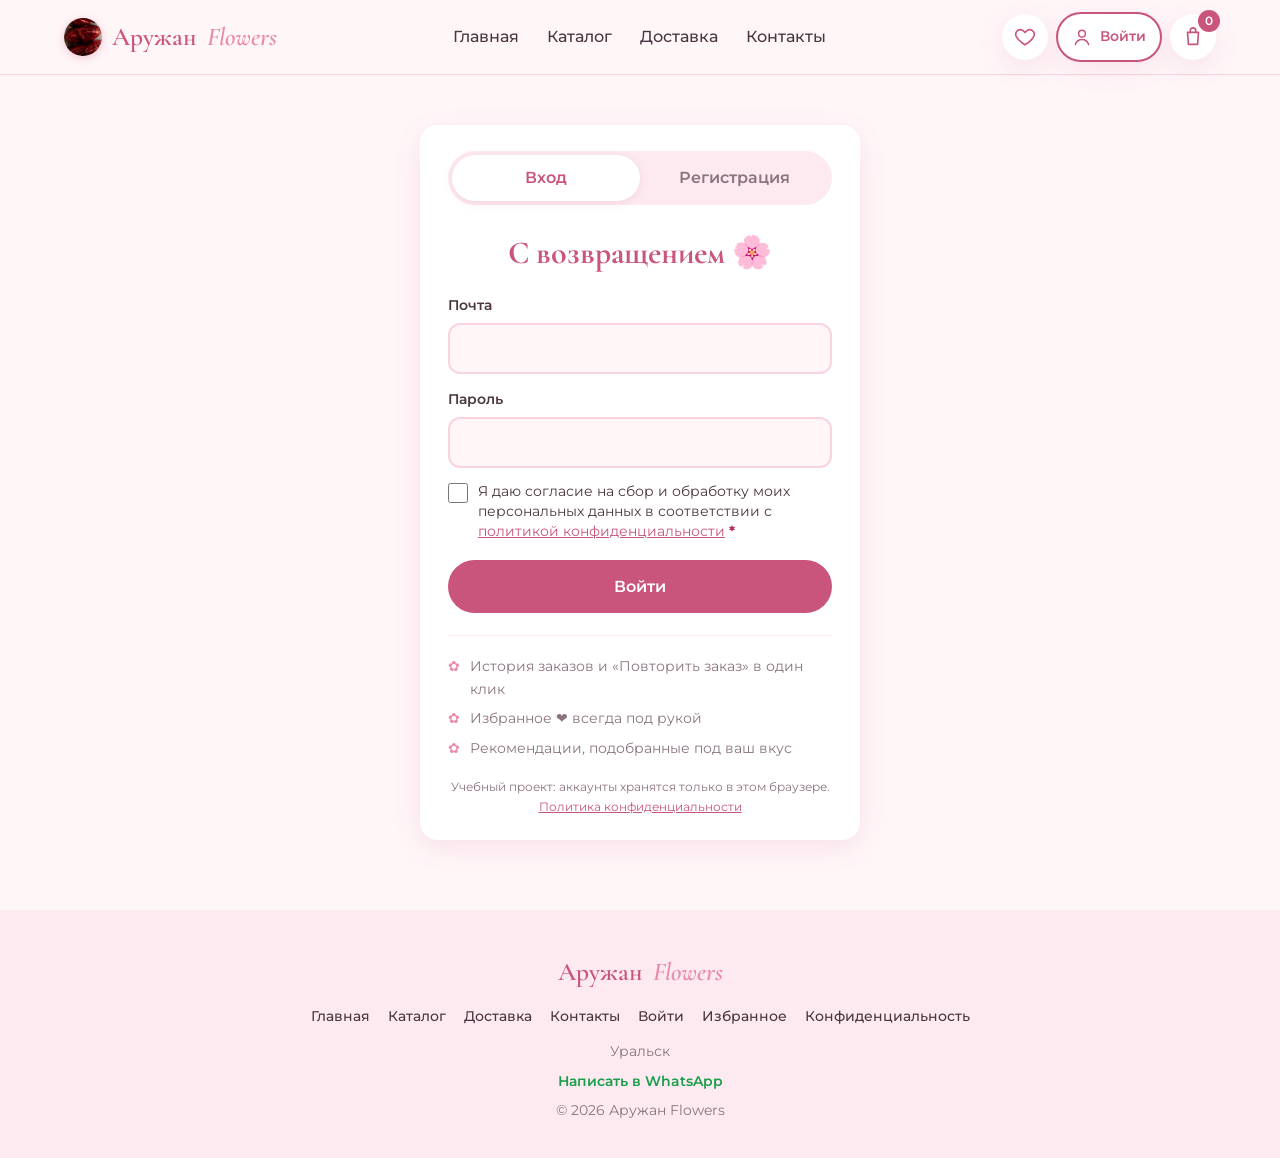
<file: login.html>
<!DOCTYPE html>
<html lang="ru">
<head>
  <meta charset="UTF-8">
  <meta name="viewport" content="width=device-width, initial-scale=1.0">
  <title>Вход — Аружан Flowers</title>
  <meta name="description" content="Войдите или зарегистрируйтесь в Аружан Flowers.">
  <link rel="icon" type="image/png" href="favicon.png">
  <link rel="apple-touch-icon" href="apple-touch-icon.png">
  <meta property="og:title" content="Вход — Аружан Flowers">
  <meta property="og:description" content="Войдите или зарегистрируйтесь в Аружан Flowers.">
  <meta property="og:image" content="images/og.jpg">
  <meta property="og:type" content="website">
  <link rel="preconnect" href="https://fonts.googleapis.com">
  <link rel="preconnect" href="https://fonts.gstatic.com" crossorigin>
  <link href="https://fonts.googleapis.com/css2?family=Cormorant+Garamond:wght@500;600&family=Montserrat:wght@400;500;600&display=swap" rel="stylesheet">
  <link rel="stylesheet" href="style.css">
</head>
<body data-page="login">
<!-- Шапка, подвал и корзина вставляются из script.js -->
  <main>
    <section class="auth page-top" id="auth">
      <div class="auth-card">
        <div class="auth-tabs" role="tablist">
          <button type="button" class="active" data-tab="login" role="tab" aria-selected="true">Вход</button>
          <button type="button" data-tab="register" role="tab" aria-selected="false">Регистрация</button>
        </div>

        <form id="loginForm" class="auth-form" novalidate>
          <h1>С возвращением 🌸</h1>
          <label>Почта<input type="email" name="email" autocomplete="email" required></label>
          <label>Пароль<input type="password" name="pass" autocomplete="current-password" required></label>
          <label class="check">
            <input type="checkbox" name="consent" required>
            <span>Я даю согласие на сбор и обработку моих персональных данных в соответствии с <a href="privacy.html" target="_blank">политикой конфиденциальности</a> <b class="req">*</b></span>
          </label>
          <p class="form-error" hidden></p>
          <button type="submit" class="btn">Войти</button>
        </form>

        <form id="registerForm" class="auth-form" novalidate hidden>
          <h1>Создайте аккаунт</h1>
          <label>Имя<input type="text" name="name" autocomplete="name" required></label>
          <label>Почта<input type="email" name="email" autocomplete="email" required></label>
          <label>Телефон <small>(необязательно)</small><input type="tel" name="phone" autocomplete="tel" placeholder="+7 ..."></label>
          <label>Пароль <small>(не меньше 6 символов)</small><input type="password" name="pass" autocomplete="new-password" required minlength="6"></label>
          <label class="check">
            <input type="checkbox" name="consent" required>
            <span>Я даю согласие на сбор и обработку моих персональных данных (имя, почта, телефон, адрес, история заказов) в соответствии с <a href="privacy.html" target="_blank">политикой конфиденциальности</a> <b class="req">*</b></span>
          </label>
          <label class="check">
            <input type="checkbox" name="personalize" checked>
            <span>Разрешаю учитывать мои просмотры, избранное и заказы для персональных рекомендаций <small>(можно выключить в кабинете)</small></span>
          </label>
          <p class="form-error" hidden></p>
          <button type="submit" class="btn">Зарегистрироваться</button>
        </form>

        <ul class="auth-perks">
          <li>История заказов и «Повторить заказ» в один клик</li>
          <li>Избранное ❤ всегда под рукой</li>
          <li>Рекомендации, подобранные под ваш вкус</li>
        </ul>
        <p class="auth-note">Учебный проект: аккаунты хранятся только в этом браузере. <a href="privacy.html">Политика конфиденциальности</a></p>
      </div>
    </section>
  </main>
  <script src="script.js"></script>
</body>
</html>
</file>
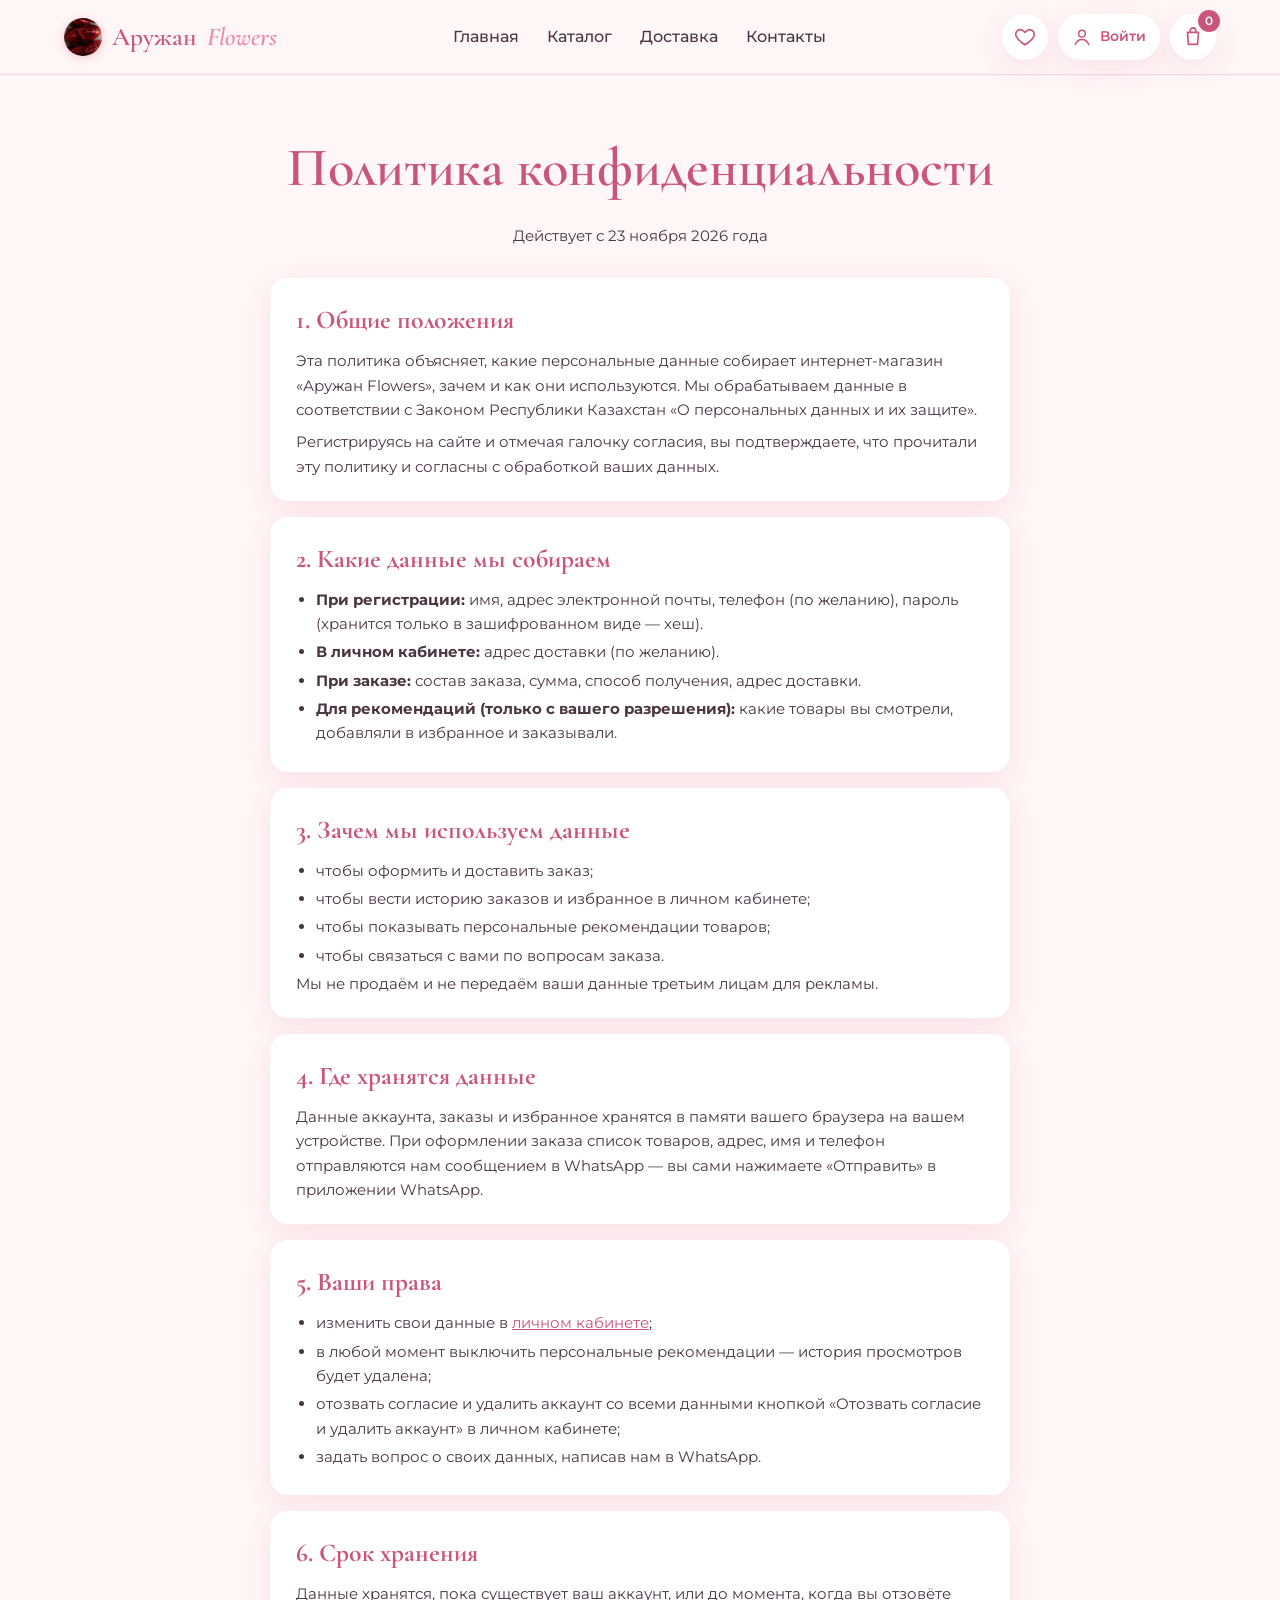
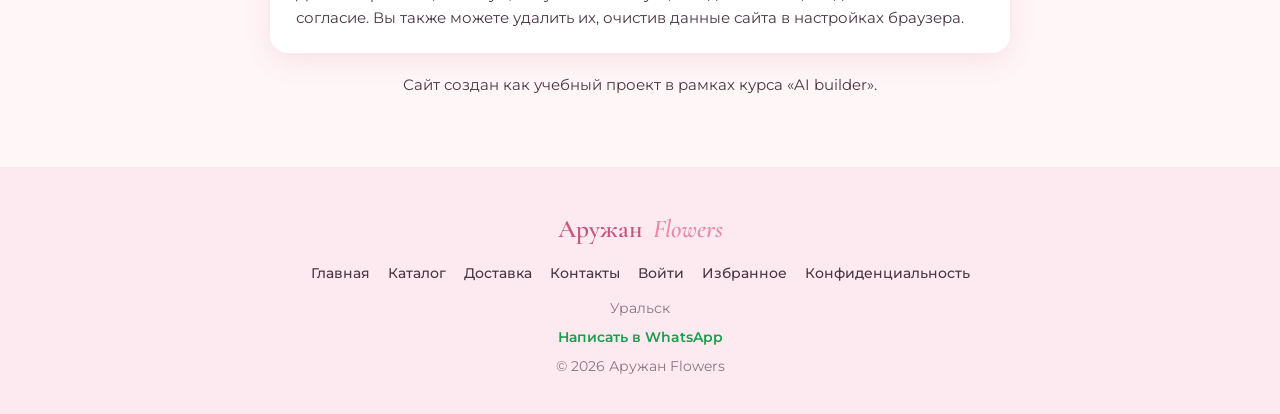
<file: privacy.html>
<!DOCTYPE html>
<html lang="ru">
<head>
  <meta charset="UTF-8">
  <meta name="viewport" content="width=device-width, initial-scale=1.0">
  <title>Политика конфиденциальности — Аружан Flowers</title>
  <meta name="description" content="Какие персональные данные собирает Аружан Flowers и как они используются.">
  <link rel="icon" type="image/png" href="favicon.png">
  <link rel="apple-touch-icon" href="apple-touch-icon.png">
  <meta property="og:title" content="Политика конфиденциальности — Аружан Flowers">
  <meta property="og:description" content="Какие персональные данные собирает Аружан Flowers и как они используются.">
  <meta property="og:image" content="images/og.jpg">
  <meta property="og:type" content="website">
  <link rel="preconnect" href="https://fonts.googleapis.com">
  <link rel="preconnect" href="https://fonts.gstatic.com" crossorigin>
  <link href="https://fonts.googleapis.com/css2?family=Cormorant+Garamond:wght@500;600&family=Montserrat:wght@400;500;600&display=swap" rel="stylesheet">
  <link rel="stylesheet" href="style.css">
</head>
<body data-page="privacy">
<!-- Шапка, подвал и корзина вставляются из script.js -->
  <main>
    <article class="privacy page-top">
      <h1 class="page-title">Политика конфиденциальности</h1>
      <p class="privacy-date">Действует с 23 ноября 2026 года</p>

      <section>
        <h2>1. Общие положения</h2>
        <p>Эта политика объясняет, какие персональные данные собирает интернет-магазин «Аружан Flowers», зачем и как они используются. Мы обрабатываем данные в соответствии с Законом Республики Казахстан «О персональных данных и их защите».</p>
        <p>Регистрируясь на сайте и отмечая галочку согласия, вы подтверждаете, что прочитали эту политику и согласны с обработкой ваших данных.</p>
      </section>

      <section>
        <h2>2. Какие данные мы собираем</h2>
        <ul>
          <li><b>При регистрации:</b> имя, адрес электронной почты, телефон (по желанию), пароль (хранится только в зашифрованном виде — хеш).</li>
          <li><b>В личном кабинете:</b> адрес доставки (по желанию).</li>
          <li><b>При заказе:</b> состав заказа, сумма, способ получения, адрес доставки.</li>
          <li><b>Для рекомендаций (только с вашего разрешения):</b> какие товары вы смотрели, добавляли в избранное и заказывали.</li>
        </ul>
      </section>

      <section>
        <h2>3. Зачем мы используем данные</h2>
        <ul>
          <li>чтобы оформить и доставить заказ;</li>
          <li>чтобы вести историю заказов и избранное в личном кабинете;</li>
          <li>чтобы показывать персональные рекомендации товаров;</li>
          <li>чтобы связаться с вами по вопросам заказа.</li>
        </ul>
        <p>Мы не продаём и не передаём ваши данные третьим лицам для рекламы.</p>
      </section>

      <section>
        <h2>4. Где хранятся данные</h2>
        <p>Данные аккаунта, заказы и избранное хранятся в памяти вашего браузера на вашем устройстве. При оформлении заказа список товаров, адрес, имя и телефон отправляются нам сообщением в WhatsApp — вы сами нажимаете «Отправить» в приложении WhatsApp.</p>
      </section>

      <section>
        <h2>5. Ваши права</h2>
        <ul>
          <li>изменить свои данные в <a href="account.html">личном кабинете</a>;</li>
          <li>в любой момент выключить персональные рекомендации — история просмотров будет удалена;</li>
          <li>отозвать согласие и удалить аккаунт со всеми данными кнопкой «Отозвать согласие и удалить аккаунт» в личном кабинете;</li>
          <li>задать вопрос о своих данных, написав нам в WhatsApp.</li>
        </ul>
      </section>

      <section>
        <h2>6. Срок хранения</h2>
        <p>Данные хранятся, пока существует ваш аккаунт, или до момента, когда вы отзовёте согласие. Вы также можете удалить их, очистив данные сайта в настройках браузера.</p>
      </section>

      <p class="privacy-note">Сайт создан как учебный проект в рамках курса «AI builder».</p>
    </article>
  </main>
  <script src="script.js"></script>
</body>
</html>
</file>
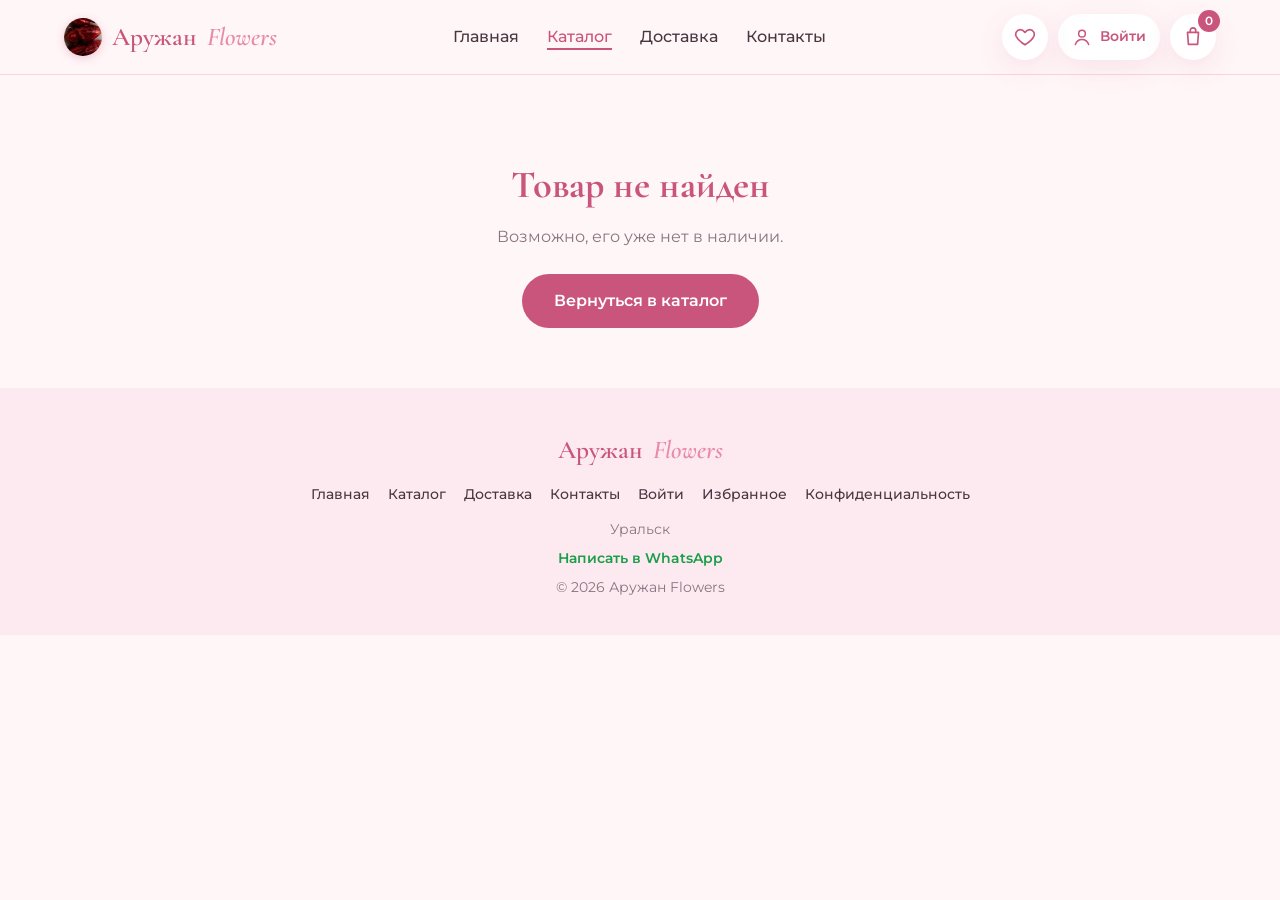
<file: product.html>
<!DOCTYPE html>
<html lang="ru">
<head>
  <meta charset="UTF-8">
  <meta name="viewport" content="width=device-width, initial-scale=1.0">
  <title>Товар — Аружан Flowers</title>
  <meta name="description" content="Подробнее о товаре в магазине Аружан Flowers.">
  <link rel="icon" type="image/png" href="favicon.png">
  <link rel="apple-touch-icon" href="apple-touch-icon.png">
  <meta property="og:title" content="Товар — Аружан Flowers">
  <meta property="og:description" content="Подробнее о товаре в магазине Аружан Flowers.">
  <meta property="og:image" content="images/og.jpg">
  <meta property="og:type" content="website">
  <link rel="preconnect" href="https://fonts.googleapis.com">
  <link rel="preconnect" href="https://fonts.gstatic.com" crossorigin>
  <link href="https://fonts.googleapis.com/css2?family=Cormorant+Garamond:wght@500;600&family=Montserrat:wght@400;500;600&display=swap" rel="stylesheet">
  <link rel="stylesheet" href="style.css">
</head>
<body data-page="catalog">
<!-- Шапка, подвал и корзина вставляются из script.js -->
  <main>
    <section class="product-page page-top" id="product"></section>
    <section class="catalog related">
      <h2>Дополните подарок</h2>
      <p class="section-sub">К цветам часто берут мишку или шары — и наоборот</p>
      <div class="grid" id="complements"></div>
    </section>
    <section class="catalog related">
      <h2>Похожие товары</h2>
      <div class="grid" id="related"></div>
    </section>
  </main>

  <script src="script.js"></script>
</body>
</html>
</file>
<file: style.css>
:root {
  --pink-50: #fff6f8;
  --pink-100: #fdeaf0;
  --pink-200: #f9d3df;
  --pink-400: #e88aa8;
  --pink-600: #c9557c;
  --text: #4a3640;
  --muted: #8a7480;
  --white: #ffffff;
  --wa: #25d366;
  --radius: 18px;
  --shadow: 0 8px 28px rgba(201, 85, 124, 0.12);
}

* { box-sizing: border-box; margin: 0; padding: 0; }

html { scroll-behavior: smooth; }

body {
  font-family: "Montserrat", sans-serif;
  color: var(--text);
  background: var(--pink-50);
  line-height: 1.6;
}

img { display: block; max-width: 100%; }
a { color: inherit; text-decoration: none; }
button { font: inherit; cursor: pointer; border: none; background: none; color: inherit; }

/* Шапка */
.header {
  position: sticky;
  top: 0;
  z-index: 10;
  display: flex;
  align-items: center;
  justify-content: space-between;
  gap: 16px;
  padding: 14px 5%;
  background: rgba(255, 246, 248, 0.92);
  backdrop-filter: blur(8px);
  border-bottom: 1px solid var(--pink-200);
}

.logo {
  font-family: "Cormorant Garamond", serif;
  font-size: 1.6rem;
  font-weight: 600;
  color: var(--pink-600);
  white-space: nowrap;
}
.logo span { font-style: italic; color: var(--pink-400); }

.nav { display: flex; gap: 28px; font-weight: 500; }
.nav a:hover { color: var(--pink-600); }

.cart-btn {
  position: relative;
  width: 46px;
  height: 46px;
  border-radius: 50%;
  display: grid;
  place-items: center;
  background: var(--white);
  color: var(--pink-600);
  box-shadow: var(--shadow);
}
.cart-count {
  position: absolute;
  top: -4px;
  right: -4px;
  min-width: 22px;
  height: 22px;
  padding: 0 6px;
  border-radius: 11px;
  background: var(--pink-600);
  color: var(--white);
  font-size: 0.75rem;
  font-weight: 600;
  display: grid;
  place-items: center;
}

/* Кнопки */
.btn {
  display: inline-flex;
  align-items: center;
  justify-content: center;
  gap: 8px;
  padding: 14px 32px;
  border-radius: 40px;
  background: var(--pink-600);
  color: var(--white);
  font-weight: 600;
  transition: transform 0.2s, background 0.2s;
}
.btn:hover { background: #b4456b; transform: translateY(-2px); }

/* Главная */
.hero {
  display: grid;
  grid-template-columns: 1fr 1fr;
  align-items: center;
  gap: 48px;
  padding: 60px 5% 80px;
  background: linear-gradient(135deg, var(--pink-100), var(--pink-50));
}
.hero-sub {
  text-transform: uppercase;
  letter-spacing: 3px;
  font-size: 0.8rem;
  color: var(--pink-400);
  margin-bottom: 10px;
}
.hero h1 {
  font-family: "Cormorant Garamond", serif;
  font-size: clamp(2.8rem, 6vw, 4.8rem);
  line-height: 1.05;
  color: var(--pink-600);
  margin-bottom: 20px;
}
.hero h1 span { font-style: italic; color: var(--pink-400); }
.hero-desc { color: var(--muted); max-width: 440px; margin-bottom: 32px; font-size: 1.05rem; }
.hero-img img {
  width: 100%;
  aspect-ratio: 1;
  object-fit: cover;
  border-radius: 50% 50% var(--radius) var(--radius);
  box-shadow: var(--shadow);
}

/* Каталог */
.catalog { padding: 70px 5%; }
.catalog h2 {
  font-family: "Cormorant Garamond", serif;
  font-size: clamp(2rem, 4vw, 2.8rem);
  text-align: center;
  color: var(--pink-600);
  margin-bottom: 40px;
}
.grid {
  display: grid;
  grid-template-columns: repeat(3, 1fr);
  gap: 28px;
  max-width: 1150px;
  margin: 0 auto;
}
.card {
  background: var(--white);
  border-radius: var(--radius);
  overflow: hidden;
  box-shadow: var(--shadow);
  display: flex;
  flex-direction: column;
  transition: transform 0.25s;
}
.card:hover { transform: translateY(-4px); }
.card img { width: 100%; aspect-ratio: 4 / 5; object-fit: cover; }
.card-body { padding: 18px 20px 22px; display: flex; flex-direction: column; flex: 1; }
.card h3 { font-family: "Cormorant Garamond", serif; font-size: 1.5rem; margin-bottom: 4px; }
.card p { color: var(--muted); font-size: 0.9rem; margin-bottom: 16px; flex: 1; }
.card-bottom { display: flex; align-items: center; justify-content: space-between; gap: 10px; }
.price { font-weight: 600; font-size: 1.15rem; color: var(--pink-600); white-space: nowrap; }
.add-btn {
  padding: 10px 18px;
  border-radius: 30px;
  background: var(--pink-100);
  color: var(--pink-600);
  font-weight: 600;
  font-size: 0.9rem;
  transition: background 0.2s, color 0.2s;
}
.add-btn:hover, .add-btn.added { background: var(--pink-600); color: var(--white); }

/* Подвал */
.footer {
  text-align: center;
  padding: 36px 5%;
  background: var(--pink-100);
  color: var(--muted);
  font-size: 0.9rem;
}

/* Корзина */
.overlay {
  position: fixed;
  inset: 0;
  background: rgba(74, 54, 64, 0.4);
  opacity: 0;
  visibility: hidden;
  transition: 0.3s;
  z-index: 20;
}
.cart {
  position: fixed;
  top: 0;
  right: 0;
  height: 100%;
  width: min(400px, 100%);
  background: var(--white);
  z-index: 30;
  display: flex;
  flex-direction: column;
  transform: translateX(100%);
  transition: transform 0.3s ease;
}
body.cart-open .overlay { opacity: 1; visibility: visible; }
body.cart-open .cart { transform: translateX(0); }
body.cart-open { overflow: hidden; }

.cart-head {
  display: flex;
  justify-content: space-between;
  align-items: center;
  padding: 20px;
  border-bottom: 1px solid var(--pink-100);
}
.cart-head h3 { font-family: "Cormorant Garamond", serif; font-size: 1.8rem; color: var(--pink-600); }
.cart-close { font-size: 2rem; line-height: 1; color: var(--muted); width: 40px; height: 40px; }

.cart-items { flex: 1; overflow-y: auto; padding: 10px 20px; }
.cart-empty { text-align: center; color: var(--muted); padding: 50px 0; }
.cart-item {
  display: grid;
  grid-template-columns: 64px 1fr auto;
  gap: 12px;
  align-items: center;
  padding: 14px 0;
  border-bottom: 1px solid var(--pink-100);
}
.cart-item img { width: 64px; height: 64px; object-fit: cover; border-radius: 12px; }
.cart-item h4 { font-size: 0.95rem; font-weight: 600; }
.cart-item .item-price { color: var(--pink-600); font-size: 0.9rem; }
.qty { display: flex; align-items: center; gap: 8px; margin-top: 6px; }
.qty button {
  width: 28px;
  height: 28px;
  border-radius: 50%;
  background: var(--pink-100);
  color: var(--pink-600);
  font-weight: 600;
}
.remove { color: var(--muted); font-size: 1.4rem; width: 32px; height: 32px; }
.remove:hover { color: var(--pink-600); }

.cart-foot { padding: 20px; border-top: 1px solid var(--pink-100); }
.cart-total { display: flex; justify-content: space-between; font-size: 1.1rem; margin-bottom: 16px; }
.cart-total strong { color: var(--pink-600); }
.btn-wa { width: 100%; background: var(--wa); }
.btn-wa:hover { background: #1ebe5a; }
.btn-wa:disabled { opacity: 0.5; cursor: not-allowed; transform: none; }

/* Планшет */
@media (max-width: 900px) {
  .grid { grid-template-columns: repeat(2, 1fr); gap: 20px; }
  .hero { gap: 32px; }
}

/* Телефон */
@media (max-width: 640px) {
  .header { padding: 12px 16px; }
  .nav { display: none; }
  .logo { font-size: 1.4rem; }

  .hero {
    grid-template-columns: 1fr;
    text-align: center;
    padding: 32px 16px 50px;
  }
  .hero-img { order: -1; max-width: 320px; margin: 0 auto; }
  .hero-desc { margin-left: auto; margin-right: auto; }

  .catalog { padding: 50px 16px; }
  .catalog h2 { margin-bottom: 28px; }
  .grid { grid-template-columns: 1fr; gap: 22px; }
  .card img { aspect-ratio: 1; }
}


/* Видео-реклама */
.promo { padding: 50px 5% 20px; text-align: center; }
.promo h2 {
  font-family: "Cormorant Garamond", serif;
  font-weight: 600;
  font-size: clamp(2rem, 4vw, 2.8rem);
  color: var(--pink-600);
  margin-bottom: 28px;
}
.promo-video {
  max-width: 340px;
  margin: 0 auto;
  border-radius: var(--radius);
  overflow: hidden;
  box-shadow: var(--shadow);
  background: var(--pink-100);
}
.promo-video video { display: block; width: 100%; height: auto; }

/* Доставка */
.delivery { padding: 20px 5% 70px; text-align: center; }
.delivery h2 {
  font-family: "Cormorant Garamond", serif;
  font-weight: 600;
  font-size: clamp(2rem, 4vw, 2.8rem);
  color: var(--pink-600);
  margin-bottom: 28px;
}
.delivery-grid {
  display: grid;
  grid-template-columns: repeat(2, 1fr);
  gap: 24px;
  max-width: 720px;
  margin: 0 auto;
}
.delivery-card {
  background: var(--white);
  border-radius: var(--radius);
  box-shadow: var(--shadow);
  padding: 28px 24px;
}
.delivery-card h3 { font-family: "Cormorant Garamond", serif; font-size: 1.6rem; color: var(--pink-600); margin-bottom: 8px; }
.delivery-card p { color: var(--muted); font-size: 0.95rem; }
@media (max-width: 600px) {
  .delivery-grid { grid-template-columns: 1fr; }
}

/* Аватар сайта */
.logo { display: inline-flex; align-items: center; gap: 10px; }
.logo-ava { width: 38px; height: 38px; border-radius: 50%; object-fit: cover; box-shadow: 0 2px 8px rgba(201, 85, 124, 0.3); }

/* Выбор получения: кнопки */
.delivery-card {
  font: inherit; color: inherit; cursor: pointer; text-align: center;
  border: 2px solid transparent;
  transition: transform .15s ease, border-color .15s ease, background .15s ease;
}
.delivery-card:hover { transform: translateY(-3px); border-color: var(--pink-200); }
.delivery-card:focus-visible { outline: 3px solid var(--pink-400); outline-offset: 2px; }
.delivery-card.active { border-color: var(--pink-600); background: var(--pink-100); }
.delivery-mark {
  display: inline-block; margin-top: 14px; padding: 6px 16px;
  border-radius: 999px; background: var(--pink-100); color: var(--pink-600);
  font-size: .85rem; font-weight: 600;
}
.delivery-card.active .delivery-mark { background: var(--pink-600); color: var(--white); }

.cart-delivery { margin-bottom: 14px; }
.cart-delivery-title { font-weight: 600; font-size: .9rem; margin-bottom: 8px; }
.cart-delivery-btns { display: grid; grid-template-columns: 1fr 1fr; gap: 8px; }
.cart-delivery-btns button {
  padding: 10px 8px; border-radius: 12px; border: 2px solid var(--pink-200);
  background: var(--white); font-weight: 600; font-size: .9rem;
}
.cart-delivery-btns button.active { background: var(--pink-600); border-color: var(--pink-600); color: var(--white); }
.cart-address {
  width: 100%; margin-top: 10px; padding: 11px 12px; border-radius: 12px;
  border: 2px solid var(--pink-200); font: inherit; font-size: .9rem; background: var(--white); color: var(--text);
}
.cart-address:focus { outline: none; border-color: var(--pink-600); }
.cart-delivery-hint { margin-top: 8px; color: var(--pink-600); font-size: .85rem; font-weight: 600; }

/* Подтверждение получения */
.delivery-confirm {
  max-width: 720px; margin: 24px auto 0; padding: 22px 24px;
  background: var(--white); border: 2px solid var(--pink-600); border-radius: var(--radius);
  box-shadow: var(--shadow); text-align: center;
}
.delivery-confirm-text { font-family: "Cormorant Garamond", serif; font-size: 1.7rem; font-weight: 600; color: var(--pink-600); }
.delivery-confirm-sub { color: var(--muted); font-size: .95rem; margin-top: 4px; }
.delivery-address { display: block; margin-top: 18px; text-align: left; }
.delivery-address span { display: block; font-weight: 600; font-size: .95rem; margin-bottom: 8px; }
.delivery-address input {
  width: 100%; padding: 13px 14px; border-radius: 12px; border: 2px solid var(--pink-200);
  font: inherit; font-size: 1rem; color: var(--text); background: var(--pink-50);
}
.delivery-address input:focus { outline: none; border-color: var(--pink-600); }

/* ===== Многостраничная версия ===== */
.nav a.active { color: var(--pink-600); box-shadow: inset 0 -2px 0 var(--pink-600); }

/* Меню на телефоне — строка под шапкой */
.nav-mobile { display: none; }
@media (max-width: 640px) {
  .nav-mobile {
    display: flex; gap: 6px; overflow-x: auto; padding: 10px 12px;
    position: sticky; top: 70px; z-index: 9;
    background: rgba(255, 246, 248, 0.95); border-bottom: 1px solid var(--pink-200);
  }
  .nav-mobile a {
    flex: 0 0 auto; padding: 7px 11px; border-radius: 999px;
    background: var(--white); font-weight: 500; font-size: .84rem;
  }
  .nav-mobile a.active { background: var(--pink-600); color: var(--white); }
}

.page-top { padding-top: 50px; }
.page-title {
  font-family: "Cormorant Garamond", serif; font-weight: 600;
  font-size: clamp(2.3rem, 5vw, 3.4rem); color: var(--pink-600);
  text-align: center; margin-bottom: 28px;
}
.center { text-align: center; margin-top: 36px; }
.hero-btns { display: flex; gap: 12px; flex-wrap: wrap; }
.btn-ghost { background: var(--white); color: var(--pink-600); box-shadow: var(--shadow); }
.btn-ghost:hover { background: var(--pink-100); }
@media (max-width: 640px) { .hero-btns { justify-content: center; } }

/* Карточки */
.card-img { display: block; overflow: hidden; }
.card-img img { transition: transform .4s; }
.card:hover .card-img img { transform: scale(1.04); }
.card h3 a:hover { color: var(--pink-600); }
.card-cat { font-size: .72rem; text-transform: uppercase; letter-spacing: 2px; color: var(--pink-400); font-weight: 600; }
.grid-4 { grid-template-columns: repeat(4, 1fr); }
@media (max-width: 1000px) { .grid-4 { grid-template-columns: repeat(2, 1fr); } }
@media (max-width: 640px) { .grid-4 { grid-template-columns: 1fr; } }

/* Плитки категорий */
.cats { display: grid; grid-template-columns: repeat(3, 1fr); gap: 20px; max-width: 1150px; margin: 0 auto; padding: 10px 5% 40px; }
.cat-tile { position: relative; border-radius: var(--radius); overflow: hidden; box-shadow: var(--shadow); aspect-ratio: 4 / 3; }
.cat-tile img { width: 100%; height: 100%; object-fit: cover; transition: transform .4s; }
.cat-tile:hover img { transform: scale(1.05); }
.cat-tile span {
  position: absolute; left: 0; right: 0; bottom: 0; padding: 40px 20px 16px;
  background: linear-gradient(transparent, rgba(74, 54, 64, .65));
  color: var(--white); font-family: "Cormorant Garamond", serif; font-size: 1.8rem; font-weight: 600;
}
@media (max-width: 640px) { .cats { grid-template-columns: 1fr; padding: 0 16px 30px; } }

/* Фильтры каталога */
.filters { display: flex; justify-content: center; flex-wrap: wrap; gap: 10px; margin-bottom: 34px; }
.filter {
  padding: 9px 18px; border-radius: 999px; background: var(--white);
  border: 2px solid var(--pink-200); font-weight: 600; font-size: .92rem;
}
.filter span { color: var(--muted); font-weight: 500; margin-left: 4px; }
.filter.active { background: var(--pink-600); border-color: var(--pink-600); color: var(--white); }
.filter.active span { color: var(--pink-100); }

/* Страница товара */
.product-page { padding: 40px 5% 20px; max-width: 1150px; margin: 0 auto; }
.crumbs { font-size: .88rem; color: var(--muted); margin-bottom: 24px; }
.crumbs a:hover { color: var(--pink-600); }
.product { display: grid; grid-template-columns: 1fr 1fr; gap: 48px; align-items: start; }
.product-img img { width: 100%; aspect-ratio: 4 / 5; object-fit: cover; border-radius: var(--radius); box-shadow: var(--shadow); }
.product-info h1 { font-family: "Cormorant Garamond", serif; font-size: clamp(2.2rem, 4vw, 3.2rem); line-height: 1.1; color: var(--pink-600); margin: 6px 0 14px; }
.product-desc { color: var(--muted); font-size: 1.05rem; margin-bottom: 20px; }
.product-price { font-size: 1.8rem; font-weight: 600; color: var(--pink-600); margin-bottom: 22px; }
.product-buy { display: flex; gap: 16px; align-items: center; flex-wrap: wrap; margin-bottom: 18px; }
.qty-lg { margin: 0; gap: 14px; background: var(--white); padding: 8px 12px; border-radius: 40px; box-shadow: var(--shadow); }
.qty-lg button { width: 34px; height: 34px; font-size: 1.1rem; }
.qty-lg span { min-width: 20px; text-align: center; font-weight: 600; }
.product-wa { display: inline-block; color: #1a9e4b; font-weight: 600; margin-bottom: 20px; }
.product-wa:hover { text-decoration: underline; }
.product-notes { list-style: none; border-top: 1px solid var(--pink-200); padding-top: 16px; color: var(--muted); font-size: .95rem; }
.product-notes li { padding: 4px 0 4px 22px; position: relative; }
.product-notes li::before { content: "✿"; position: absolute; left: 0; color: var(--pink-400); }
.product-notes a { color: var(--pink-600); text-decoration: underline; }
.not-found { text-align: center; padding: 40px 0; }
.not-found h1 { font-family: "Cormorant Garamond", serif; font-size: 2.4rem; color: var(--pink-600); }
.not-found p { color: var(--muted); margin: 8px 0 24px; }
.related { padding-top: 40px; }
@media (max-width: 760px) { .product { grid-template-columns: 1fr; gap: 24px; } }

/* Как заказать */
.steps { padding: 20px 5% 70px; text-align: center; }
.steps h2 { font-family: "Cormorant Garamond", serif; font-weight: 600; font-size: clamp(2rem, 4vw, 2.8rem); color: var(--pink-600); margin-bottom: 28px; }
.steps-list { list-style: none; display: grid; grid-template-columns: repeat(4, 1fr); gap: 20px; max-width: 1000px; margin: 0 auto; }
.steps-list li { background: var(--white); border-radius: var(--radius); box-shadow: var(--shadow); padding: 24px 18px; }
.steps-list b { display: inline-grid; place-items: center; width: 38px; height: 38px; border-radius: 50%; background: var(--pink-100); color: var(--pink-600); margin-bottom: 10px; }
.steps-list h3 { font-family: "Cormorant Garamond", serif; font-size: 1.4rem; color: var(--pink-600); }
.steps-list p { color: var(--muted); font-size: .92rem; }
.steps-list a { color: var(--pink-600); text-decoration: underline; }
@media (max-width: 900px) { .steps-list { grid-template-columns: repeat(2, 1fr); } }
@media (max-width: 500px) { .steps-list { grid-template-columns: 1fr; } }

/* Контакты */
.contacts { padding: 50px 5% 70px; }
.contacts-card { max-width: 520px; margin: 0 auto; background: var(--white); border-radius: var(--radius); box-shadow: var(--shadow); padding: 32px 28px; text-align: center; }
.contacts-ava { width: 90px; height: 90px; border-radius: 50%; object-fit: cover; margin: 0 auto 14px; box-shadow: var(--shadow); }
.contacts-lead { color: var(--muted); margin-bottom: 20px; }
.contacts-list { text-align: left; margin-bottom: 24px; }
.contact-row { display: flex; justify-content: space-between; gap: 16px; padding: 12px 0; border-bottom: 1px solid var(--pink-100); }
.contact-row span { color: var(--muted); }
.contact-row a { color: var(--pink-600); }
.contacts-card .btn-wa { width: 100%; }

/* Подвал */
.footer p { margin-top: 6px; }
.footer-nav { display: flex; justify-content: center; flex-wrap: wrap; gap: 18px; margin: 12px 0; font-weight: 500; color: var(--text); }
.footer-nav a:hover, .footer-wa:hover { color: var(--pink-600); }
.footer-wa { color: #1a9e4b; font-weight: 600; }
.cart-empty a { color: var(--pink-600); text-decoration: underline; font-weight: 600; }

/* ===== Аккаунт, избранное, рекомендации ===== */
.header-actions { display: flex; align-items: center; gap: 10px; }
.user-btn {
  display: inline-flex; align-items: center; gap: 8px; height: 46px; padding: 0 14px 0 6px;
  border-radius: 999px; background: var(--white); color: var(--pink-600); box-shadow: var(--shadow); font-weight: 600; font-size: .9rem;
}
.user-btn svg { margin-left: 8px; }
.user-btn.active { outline: 2px solid var(--pink-600); }
.user-ava {
  width: 34px; height: 34px; border-radius: 50%; display: grid; place-items: center;
  background: var(--pink-600); color: var(--white); font-weight: 600;
}
@media (max-width: 640px) {
  .user-name { display: none; }
  .user-btn { padding: 0 6px; width: 46px; justify-content: center; }
  .user-btn svg { margin-left: 0; }
}

.section-sub { text-align: center; color: var(--muted); margin: -26px 0 30px; font-size: .95rem; }

/* Сердечко */
.card { position: relative; }
.fav-btn {
  width: 38px; height: 38px; border-radius: 50%; display: grid; place-items: center;
  background: rgba(255, 255, 255, .92); color: var(--pink-200); box-shadow: 0 2px 10px rgba(74, 54, 64, .15);
  transition: color .15s, transform .15s;
}
.fav-btn:hover { color: var(--pink-400); transform: scale(1.08); }
.fav-btn.on { color: #e0245e; }
.card-fav { position: absolute; top: 12px; right: 12px; z-index: 2; }
.fav-lg { width: 48px; height: 48px; }

/* Сортировка */
.sort-row { display: flex; justify-content: flex-end; align-items: center; gap: 10px; max-width: 1150px; margin: -14px auto 22px; font-size: .92rem; color: var(--muted); }
.sort { font: inherit; padding: 8px 12px; border-radius: 12px; border: 2px solid var(--pink-200); background: var(--white); color: var(--text); }
@media (max-width: 640px) { .sort-row { justify-content: center; } }

.product-tags { display: flex; flex-wrap: wrap; gap: 6px; margin: -8px 0 18px; }
.product-tags span { padding: 4px 12px; border-radius: 999px; background: var(--pink-100); color: var(--pink-600); font-size: .8rem; font-weight: 500; }

/* Вход и регистрация */
.auth { padding: 50px 16px 70px; }
.auth-card { max-width: 440px; margin: 0 auto; background: var(--white); border-radius: var(--radius); box-shadow: var(--shadow); padding: 26px 28px 24px; }
.auth-tabs { display: grid; grid-template-columns: 1fr 1fr; background: var(--pink-100); border-radius: 999px; padding: 4px; margin-bottom: 22px; }
.auth-tabs button { padding: 10px; border-radius: 999px; font-weight: 600; color: var(--muted); }
.auth-tabs button.active { background: var(--white); color: var(--pink-600); box-shadow: 0 2px 8px rgba(201, 85, 124, .15); }
.auth-form h1 { font-family: "Cormorant Garamond", serif; font-size: 2rem; color: var(--pink-600); text-align: center; margin-bottom: 16px; }
.auth-form label, .acc-card label { display: block; font-weight: 600; font-size: .9rem; margin-bottom: 14px; }
.auth-form small, .acc-card small { color: var(--muted); font-weight: 400; }
.auth-form input, .acc-card input {
  display: block; width: 100%; margin-top: 6px; padding: 12px 14px; border-radius: 12px;
  border: 2px solid var(--pink-200); font: inherit; font-weight: 400; color: var(--text); background: var(--pink-50);
}
.auth-form input:focus, .acc-card input:focus { outline: none; border-color: var(--pink-600); background: var(--white); }
.acc-card input:disabled { color: var(--muted); }
.auth-form .btn, .acc-card .btn { width: 100%; margin-top: 4px; }
.form-error { background: #fdecef; color: #b4234f; border-radius: 10px; padding: 10px 12px; font-size: .9rem; margin-bottom: 12px; }
.auth-perks { list-style: none; margin-top: 22px; padding-top: 16px; border-top: 1px solid var(--pink-100); color: var(--muted); font-size: .9rem; }
.auth-perks li { padding: 3px 0 3px 22px; position: relative; }
.auth-perks li::before { content: "✿"; position: absolute; left: 0; color: var(--pink-400); }
.auth-note { margin-top: 14px; text-align: center; font-size: .78rem; color: var(--muted); }

/* Личный кабинет */
.account { padding: 50px 5% 10px; max-width: 1150px; margin: 0 auto; }
.acc-top { display: flex; justify-content: space-between; align-items: center; gap: 16px; flex-wrap: wrap; margin-bottom: 28px; }
.acc-title { text-align: left; margin-bottom: 0; }
.acc-since { color: var(--muted); }
.acc-grid { display: grid; grid-template-columns: 1fr 1.3fr; gap: 24px; align-items: start; }
.acc-card { background: var(--white); border-radius: var(--radius); box-shadow: var(--shadow); padding: 24px; }
.acc-card h2 { font-family: "Cormorant Garamond", serif; font-size: 1.7rem; color: var(--pink-600); margin-bottom: 16px; }
.order { border: 1px solid var(--pink-200); border-radius: 14px; padding: 14px 16px; margin-bottom: 12px; }
.order-head { display: flex; justify-content: space-between; gap: 10px; }
.order-head span { color: var(--pink-600); font-weight: 600; }
.order p { color: var(--muted); font-size: .92rem; margin: 4px 0 8px; }
.order-foot { display: flex; justify-content: space-between; align-items: center; gap: 10px; flex-wrap: wrap; font-size: .85rem; color: var(--muted); }
.link-btn { color: var(--pink-600); font-weight: 600; text-decoration: underline; font-size: .88rem; }
.empty { color: var(--muted); }
.empty a, .cart-login-hint a { color: var(--pink-600); text-decoration: underline; font-weight: 600; }
.grid > .empty { grid-column: 1 / -1; text-align: center; }
@media (max-width: 800px) { .acc-grid { grid-template-columns: 1fr; } .acc-title { text-align: center; } .acc-top { justify-content: center; text-align: center; } }

.cart-login-hint { margin-top: 10px; text-align: center; font-size: .82rem; color: var(--muted); }

/* Всплывающее сообщение */
.toast {
  position: fixed; left: 50%; bottom: 24px; transform: translate(-50%, 20px); z-index: 50;
  background: var(--text); color: var(--white); padding: 12px 20px; border-radius: 999px; font-size: .9rem;
  opacity: 0; pointer-events: none; transition: .25s; max-width: calc(100% - 32px); text-align: center;
}
.toast.show { opacity: 1; transform: translate(-50%, 0); }

/* ===== Согласие на обработку данных ===== */
.check { display: flex !important; gap: 10px; align-items: flex-start; font-weight: 400 !important; font-size: .86rem !important; line-height: 1.45; cursor: pointer; }
.check input[type=checkbox] { width: 20px !important; height: 20px; flex: 0 0 20px; margin: 1px 0 0 !important; padding: 0 !important; accent-color: var(--pink-600); cursor: pointer; }
.check a { color: var(--pink-600); text-decoration: underline; }
.check .req { color: #b4234f; }
.auth-note a, .cart-privacy a, .consent-links a { color: var(--pink-600); text-decoration: underline; }
.cart-privacy { margin-top: 8px; text-align: center; font-size: .75rem; color: var(--muted); }

.account-privacy { padding-top: 10px; padding-bottom: 60px; }
.account-privacy .acc-card { max-width: 720px; margin: 0 auto; }
.consent-info { color: var(--muted); margin-bottom: 14px; }
.switch-row { font-size: .95rem !important; margin-bottom: 12px; }
.consent-links { margin-bottom: 18px; font-size: .92rem; }
.danger-btn { padding: 11px 18px; border-radius: 40px; border: 2px solid #e5a3b5; color: #b4234f; font-weight: 600; font-size: .9rem; }
.danger-btn:hover { background: #fdecef; }
.danger-btn.solid { background: #b4234f; border-color: #b4234f; color: var(--white); }
.danger-btn.solid:hover { background: #961c41; }
.delete-confirm { margin-top: 14px; padding: 16px; border-radius: 14px; background: #fdecef; }
.delete-confirm p { color: #7a1e3a; font-size: .92rem; margin-bottom: 12px; }
.delete-btns { display: flex; gap: 10px; flex-wrap: wrap; }

.privacy { max-width: 780px; margin: 0 auto; padding: 50px 20px 70px; }
.privacy-date { text-align: center; color: var(--muted); margin: -16px 0 30px; }
.privacy section { background: var(--white); border-radius: var(--radius); box-shadow: var(--shadow); padding: 22px 26px; margin-bottom: 16px; }
.privacy h2 { font-family: "Cormorant Garamond", serif; font-size: 1.6rem; color: var(--pink-600); margin-bottom: 8px; }
.privacy p, .privacy li { color: var(--text); font-size: .95rem; }
.privacy p + p { margin-top: 8px; }
.privacy ul { padding-left: 20px; }
.privacy li { margin: 4px 0; }
.privacy a { color: var(--pink-600); text-decoration: underline; }
.privacy-note { text-align: center; color: var(--muted); font-size: .85rem; margin-top: 20px; }
.delete-btns .btn { width: auto; margin-top: 0; padding: 10px 22px; }
.btn-outline { background: transparent; color: var(--pink-600); border: 2px solid var(--pink-600); padding: 12px 30px; }
.btn-outline:hover { background: var(--pink-600); color: var(--white); }

/* ===== Избранное ===== */
.fav-head {
  position: relative; width: 46px; height: 46px; border-radius: 50%; display: grid; place-items: center;
  background: var(--white); color: var(--pink-600); box-shadow: var(--shadow);
}
.fav-head.active { outline: 2px solid var(--pink-600); }
.fav-count { background: #e0245e; }
.fav-sub { margin-top: -18px; }
.fav-actions { display: flex; justify-content: center; gap: 12px; flex-wrap: wrap; margin-bottom: 30px; }
.fav-empty { text-align: center; padding: 30px 0 40px; color: var(--muted); }
.fav-empty-heart { font-size: 4rem; color: var(--pink-200); line-height: 1; margin-bottom: 10px; }
.fav-empty p { margin-bottom: 22px; }
.fav-login { text-align: center; color: var(--muted); margin-top: 34px; font-size: .92rem; }
.fav-login a { color: var(--pink-600); text-decoration: underline; font-weight: 600; }
@media (max-width: 640px) { .header-actions { gap: 6px; } .fav-head { width: 42px; height: 42px; } .logo { font-size: 1.2rem; } .logo-ava { width: 32px; height: 32px; } }
[hidden] { display: none !important; }
</file>
